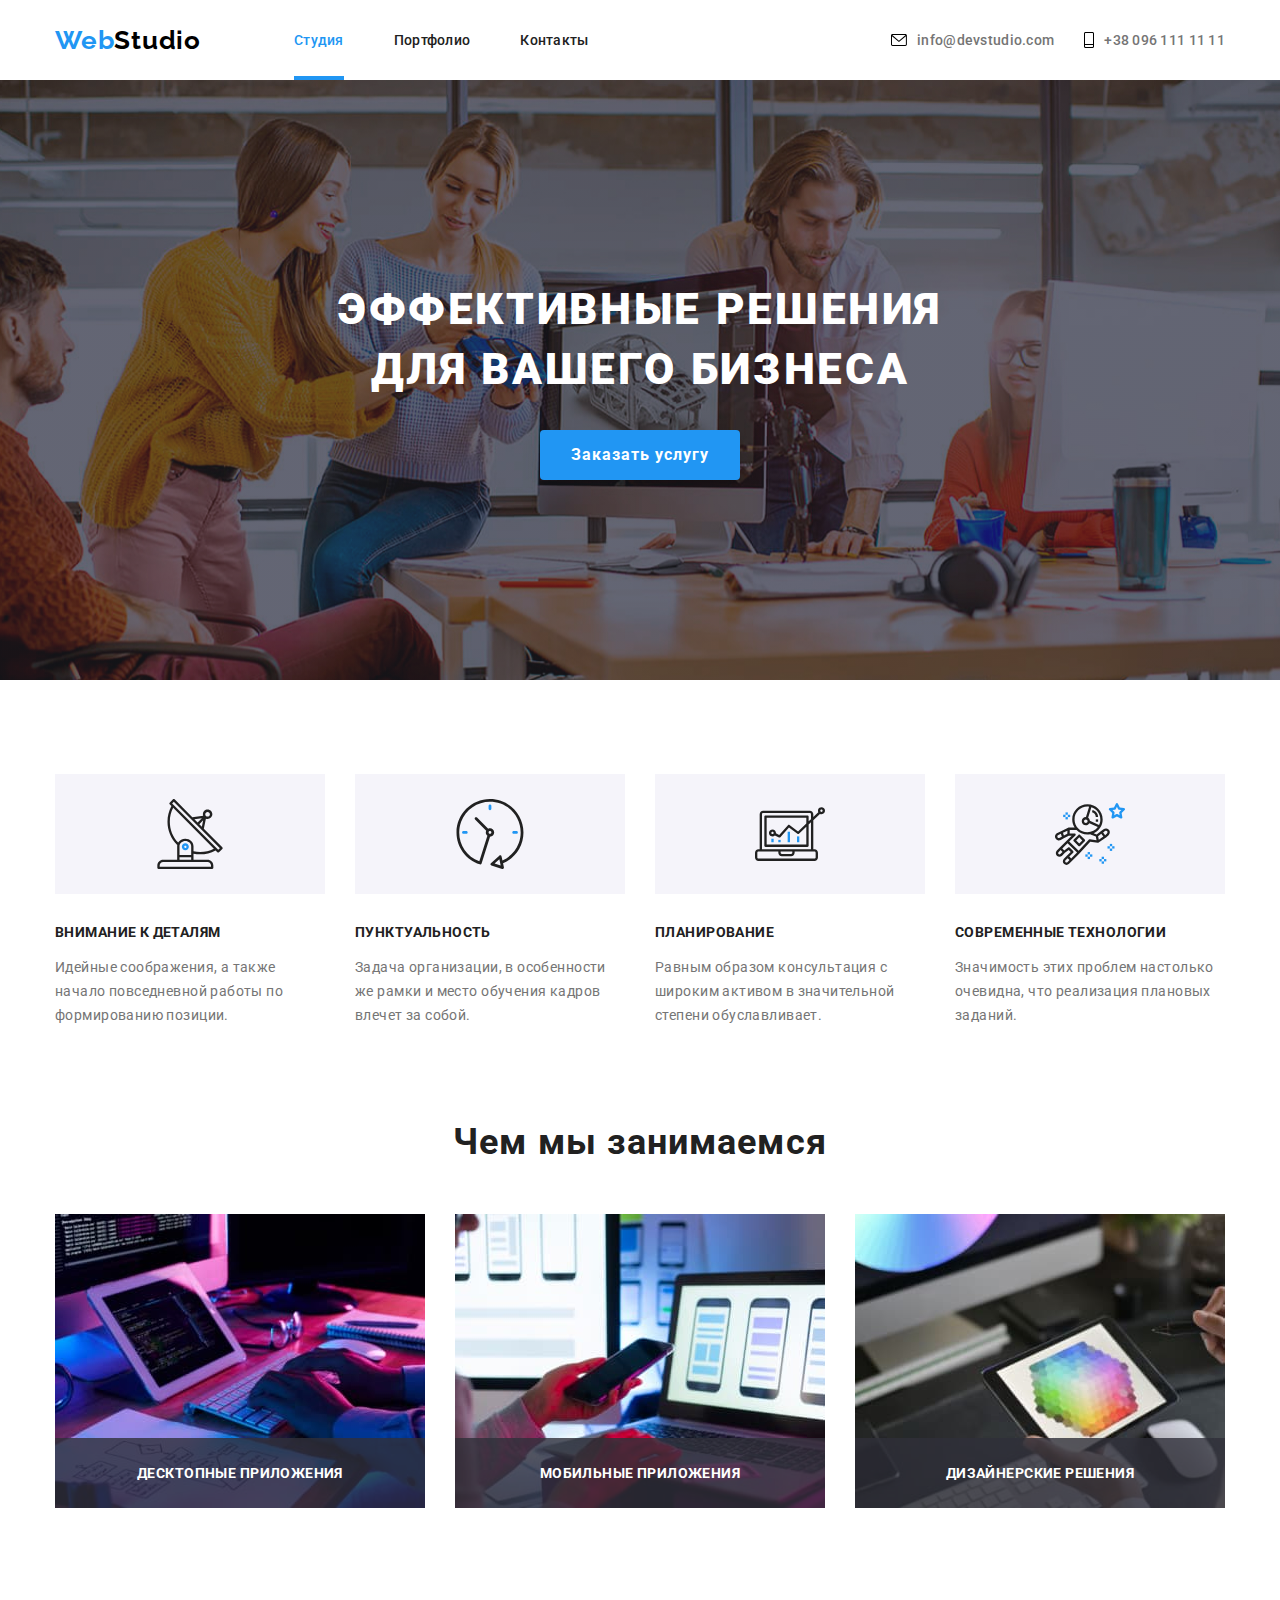
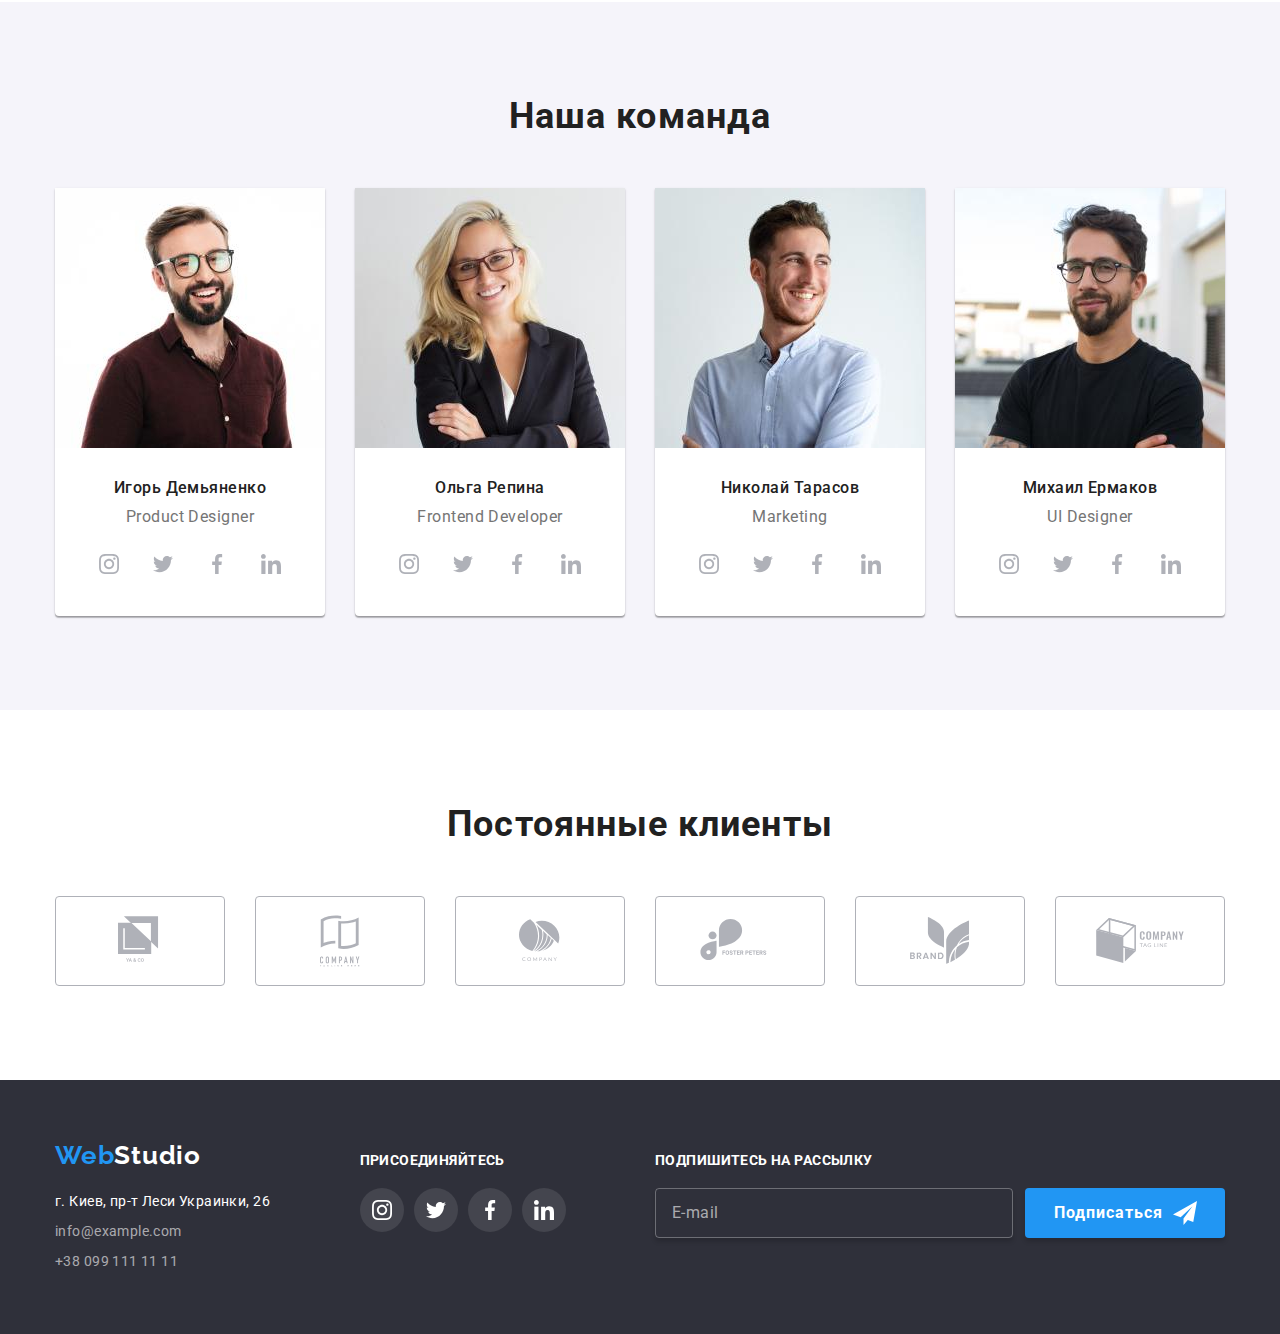
<file: index.html>
<!DOCTYPE html>
<html lang="ru">
<head>
   <meta charset="UTF-8">
   <meta name="viewport" content="width=device-width, initial-scale=1.0">
   <title>Студия - Главная страница</title>
   <!-- Подключение шрифтов -->
   <link rel="preconnect" href="https://fonts.gstatic.com">
   <link href="https://fonts.googleapis.com/css2?family=Raleway:wght@700&family=Roboto:wght@400;500;700;900&display=swap" rel="stylesheet">
   <!-- Нормализация стилей -->
   <link rel="stylesheet" href="https://cdnjs.cloudflare.com/ajax/libs/modern-normalize/1.0.0/modern-normalize.min.css">
   <!-- Подключение таблицы стилей -->
   <link rel="stylesheet" href="./css/main.min.css">
</head>
<body data-body> 
   <header class="header">
      <div class="container">
         
         <a class="logo link" href="/" lang="en"><span>Web</span>Studio</a>
         
         <div class="menu-container"  id="menu-container" data-menu>
            <nav class="site-navigation">
               <ul class="navigation-list list">
                  <li class="navigation-list-item"><a class="navigation-link link transition current" href="index.html">Студия</a>
                  </li>
                  <li class="navigation-list-item"><a class="navigation-link link transition" href="portfolio.html">Портфолио</a>
                  </li>
                  <li class="navigation-list-item"><a class="navigation-link link transition" href="#">Контакты</a></li>
               </ul>
            </nav>
            <address class="adress">
               <a class="contact-mail link transition" href="mailto:info@devstudio.com">
                  <svg class="contact-icons transition" width="16" height="12">
                     <use href="./images/svg/sprite.svg#email"></use>
                  </svg>info@devstudio.com</a>
               <a class="contact-phone link transition" href="tel:+380961111111">
                  <svg class="contact-icons transition" width="10" height="16">
                     <use href="./images/svg/sprite.svg#tel"></use>
                  </svg>+38 096 111 11 11</a>
            </address>
            <ul class="mobile-list list">
               <li class="mobile-list-item"><a class="link" href="https://www.instagram.com/">Instagram</a></li>
               <li class="mobile-list-item"><a class="link" href="https://twitter.com/">Twitter</a></li>
               <li class="mobile-list-item"><a class="link" href="https://www.facebook.com/">Facebook</a></li>
               <li class="mobile-list-item"><a class="link" href="https://www.linkedin.com/">Linkedin</a></li>
            </ul>
         </div>
            
         <button type="button" class="menu-button" aria-controls="menu-container" aria-expanded="false" data-menu-button>
            <svg class="menu-button-icon" width="40" height="40" aria-label="Переключатель мобильного меню">
               <use class="icon-menu" href="./images/svg/sprite.svg#icon-menu"></use>
               <use class="icon-cross" href="./images/svg/sprite.svg#icon-cross"></use>
            </svg>
         </button>
      </div>
   </header>
  <main>
     <!-- HERO -->
     <section class="hero">
        <h1 class="caption">Эффективные решения для вашего бизнеса</h1>
        <button class="modal-btn modal-btn--center" type="button" data-modal-open>Заказать услугу</button>
     </section>
      <!-- features -->
     <section class="features section">
        <div class="container">
         <ul class="features__list list">
            <li class="features__list-item">
               <div class="wrap-icon">
                  <svg class="features__icon">
                     <use href="./images/svg/sprite.svg#features1"></use>
                  </svg>
               </div>
               <h3 class="features__title">Внимание к деталям</h3>
               <p class="features__description">Идейные соображения, а также начало повседневной работы по формированию позиции.</p>
            </li>
            <li class="features__list-item">
               <div class="wrap-icon">
                  <svg class="features__icon">
                     <use href="./images/svg/sprite.svg#features2"></use>
                  </svg>
               </div>
               <h3 class="features__title">Пунктуальность</h3>
               <p class="features__description">Задача организации, в особенности же рамки и место обучения кадров влечет за собой.</p>
            </li>
            <li class="features__list-item">
               <div class="wrap-icon">
                  <svg class="features__icon">
                     <use href="./images/svg/sprite.svg#features3"></use>
                  </svg>
               </div>
               <h3 class="features__title">Планирование</h3>
               <p class="features__description">Равным образом консультация с широким активом в значительной степени обуславливает.</p>
            </li>
            <li class="features__list-item">
               <div class="wrap-icon">
                  <svg class="features__icon">
                     <use href="./images/svg/sprite.svg#features4"></use>
                  </svg>
               </div>
               <h3 class="features__title">Современные технологии</h3>
               <p class="features__description">Значимость этих проблем настолько очевидна, что реализация плановых заданий.</p>
            </li>
        </ul>
      </div>
     </section>
     <!-- work -->
     <section class="work">
        <div class="container">
         <h2 class="title">Чем мы занимаемся</h2>
         <ul class="work-list list">
            <li class="work-list-item">
               <div class="work-list-img-wrap">
                  <p class="work-list-text">Десктопные приложения</p>
                  <img srcset="
                                      ./images/work/img-1-740.jpg  2x,
                                      ./images/work/img-1-1110.jpg 3x
                                    " src="./images/work/img-1-370.jpg" width="370" 
                                    alt="Десктопные приложения" />
               </div>
            </li>
            <li class="work-list-item">
               <div class="work-list-img-wrap">
                  <p class="work-list-text">Мобильные приложения</p>
                  <img srcset="
                                                        ./images/work/img-2-740.jpg  2x,
                                                        ./images/work/img-2-1110.jpg 3x
                                                      " src="./images/work/img-2-370.jpg" width="370" alt="Мобильные приложения" />
               </div>
            </li>
            <li class="work-list-item">
               <div class="work-list-img-wrap">
                  <p class="work-list-text">Дизайнерские решения</p>
                  <img srcset="
                                                        ./images/work/img-3-740.jpg  2x,
                                                        ./images/work/img-3-1110.jpg 3x
                                                      " src="./images/work/img-3-370.jpg" width="370" alt="Дизайнерские решения" />
               </div>
            </li>
         </ul>
        </div>
     </section>
     <!-- team -->
     <section class="team section">
        <div class="container">
         <h2 class="title">Наша команда</h2>
         <ul class="team-list list">
            <li class="team-list-item">
               <article class="card">
                  <div class="card-wrap">
                     <picture class="team-image">
                        <!-- <source srcset="
                                                   ./images/team/mobile/img1-1х.webp  1x,
                                                   ./images/team/mobile/img1-2х.webp  2x
                                                " media="(min-width: 320px) and (max-width: 767px)" type="image/webp" /> -->
                        <source srcset="
                                                   ./images/team/mobile/img1.jpg  1x,
                                                   ./images/team/mobile/img1@2х.jpg  2x
                                                " media="(min-width: 320px) and (max-width: 767px)" />
                     
                        <!-- <source srcset="
                                                   ./images/team/tablet/img1-tablet-1х.webp  1x,
                                                   ./images/team/tablet/img1-tablet-2х.webp  2x
                                                " media="(min-width: 768px) and (max-width: 1199px)" type="image/webp" /> -->
                        <source srcset="
                                                   ./images/team/tablet/img1-tablet.jpg  1x,
                                                   ./images/team/tablet/img1-tablet@2х.jpg  2x
                                                " media="(min-width: 768px) and (max-width: 1199px)" />
                     
                        <!-- <source srcset="
                                                   ./images/team/desktop/img-desk-1х.webp  1x,
                                                   ./images/team/desktop/img1-desk-2х.webp  2x
                                                " media="(min-width: 1200px)" type="image/webp" /> -->
                        <source srcset="
                                                   ./images/team/desktop/img1-desk.jpg  1x,
                                                   ./images/team/desktop/img1-desk@2х.jpg  2x
                                                " media="(min-width: 1200px)" />
                     
                        <img src="./images/team/mobile/img1.jpg" alt="на фото Игорь Демьяненко" />
                     </picture>
                  <div class="card-content">
                     <h3 class="team-title">Игорь Демьяненко</h3>
                     <p class="team-description" lang="en">Product Designer</p>
                     <ul class="social-list list">
                        <li class="social-list-item">
                           <a href="https://www.instagram.com/" class="social-link transition">
                              <svg class="social-icon transition">
                                 <use href="./images/svg/sprite.svg#instagram"></use>
                              </svg>
                           </a>
                        </li>
                        <li class="social-list-item">
                           <a href="https://twitter.com/" class="social-link transition">
                              <svg class="social-icon transition">
                                 <use href="./images/svg/sprite.svg#twitter"></use>
                              </svg>
                           </a>
                        </li>
                        <li class="social-list-item">
                           <a href="https://www.facebook.com/" class="social-link transition">
                              <svg class="social-icon transition">
                                 <use href="./images/svg/sprite.svg#facebook"></use>
                              </svg>
                           </a>
                        </li>
                        <li class="social-list-item">
                           <a href="https://www.linkedin.com/" class="social-link transition">
                              <svg class="social-icon transition">
                                 <use href="./images/svg/sprite.svg#linkedin"></use>
                              </svg>
                           </a>
                        </li>
                     </ul>
                  </div>
               </article>
            </li>
            <li class="team-list-item">
               <article class="card">
                  <div class="card-wrap">
                     <picture class="team-image">
                        <!-- <source srcset="
                                                   ./images/team/mobile/img2-1х.webp  1x,
                                                   ./images/team/mobile/img2-2х.webp  2x
                                                " media="(min-width: 320px) and (max-width: 767px)" type="image/webp" /> -->
                        <source srcset="
                                                   ./images/team/mobile/img2.jpg  1x,
                                                   ./images/team/mobile/img2@2х.jpg  2x
                                                " media="(min-width: 320px) and (max-width: 767px)" />
                     
                        <!-- <source srcset="
                                                   ./images/team/tablet/img2-tablet-1х.webp  1x,
                                                   ./images/team/tablet/img2-tablet-2х.webp  2x
                                                " media="(min-width: 768px) and (max-width: 1199px)" type="image/webp" /> -->
                        <source srcset="
                                                   ./images/team/tablet/img2-tablet.jpg  1x,
                                                   ./images/team/tablet/img2-tablet@2х.jpg  2x
                                                " media="(min-width: 768px) and (max-width: 1199px)" />
                     
                        <!-- <source srcset="
                                                   ./images/team/desktop/img2-desk-1х.webp  1x,
                                                   ./images/team/desktop/img2-desk-2х.webp  2x
                                                " media="(min-width: 1200px)" type="image/webp" /> -->
                        <source srcset="
                                                   ./images/team/desktop/img2-desk.jpg  1x,
                                                   ./images/team/desktop/img2-desk@2х.jpg  2x
                                                " media="(min-width: 1200px)" />
                     
                        <img src="./images/team/mobile/img2.jpg" alt="на фото Ольга Репина" />
                     </picture>
                  </div>
                  <div class="card-content">
                     <h3 class="team-title">Ольга Репина</h3>
                     <p class="team-description" lang="en">Frontend Developer</p>
                     <ul class="social-list list">
                        <li class="social-list-item">
                           <a href="https://www.instagram.com/" class="social-link transition">
                              <svg class="social-icon transition">
                                 <use href="./images/svg/sprite.svg#instagram"></use>
                              </svg>
                           </a>
                        </li>
                        <li class="social-list-item">
                           <a href="https://twitter.com/" class="social-link transition">
                              <svg class="social-icon transition">
                                 <use href="./images/svg/sprite.svg#twitter"></use>
                              </svg>
                           </a>
                        </li>
                        <li class="social-list-item">
                           <a href="https://www.facebook.com/" class="social-link transition">
                              <svg class="social-icon transition">
                                 <use href="./images/svg/sprite.svg#facebook"></use>
                              </svg>
                           </a>
                        </li>
                        <li class="social-list-item">
                           <a href="https://www.linkedin.com/" class="social-link transition">
                              <svg class="social-icon transition">
                                 <use href="./images/svg/sprite.svg#linkedin"></use>
                              </svg>
                           </a>
                        </li>
                     </ul>
                  </div>
               </article>
            </li>
            <li class="team-list-item">
               <article class="card">
                  <div class="card-wrap">
                     <picture class="team-image">
                        <!-- <source srcset="
                                                   ./images/team/mobile/img3-1х.webp  1x,
                                                   ./images/team/mobile/img3-2х.webp  2x
                                                " media="(min-width: 320px) and (max-width: 767px)" type="image/webp" /> -->
                        <source srcset="
                                                   ./images/team/mobile/img3.jpg  1x,
                                                   ./images/team/mobile/img3@2х.jpg  2x
                                                " media="(min-width: 320px) and (max-width: 767px)" />
                     
                        <!-- <source srcset="
                                                   ./images/team/tablet/img3-tablet-1х.webp  1x,
                                                   ./images/team/tablet/img3-tablet-2х.webp  2x
                                                " media="(min-width: 768px) and (max-width: 1199px)" type="image/webp" /> -->
                        <source srcset="
                                                   ./images/team/tablet/img3-tablet.jpg  1x,
                                                   ./images/team/tablet/img3-tablet@2х.jpg  2x
                                                " media="(min-width: 768px) and (max-width: 1199px)" />
                     
                        <!-- <source srcset="
                                                   ./images/team/desktop/img3-desk-1х.webp  1x,
                                                   ./images/team/desktop/img3-desk-2х.webp  2x
                                                " media="(min-width: 1200px)" type="image/webp" /> -->
                        <source srcset="
                                                   ./images/team/desktop/img3-desk.jpg  1x,
                                                   ./images/team/desktop/img3-desk@2х.jpg  2x
                                                " media="(min-width: 1200px)" />
                     
                        <img src="./images/team/mobile/img3.jpg" alt="на фото Николай Тарасов" />
                     </picture>
                  </div>
                  <div class="card-content">
                     <h3 class="team-title">Николай Тарасов</h3>
                     <p class="team-description" lang="en">Marketing</p>
                     <ul class="social-list list">
                        <li class="social-list-item">
                           <a href="https://www.instagram.com/" class="social-link transition">
                              <svg class="social-icon transition">
                                 <use href="./images/svg/sprite.svg#instagram"></use>
                              </svg>
                           </a>
                        </li>
                        <li class="social-list-item">
                           <a href="https://twitter.com/" class="social-link transition">
                              <svg class="social-icon transition">
                                 <use href="./images/svg/sprite.svg#twitter"></use>
                              </svg>
                           </a>
                        </li>
                        <li class="social-list-item">
                           <a href="https://www.facebook.com/" class="social-link transition">
                              <svg class="social-icon transition">
                                 <use href="./images/svg/sprite.svg#facebook"></use>
                              </svg>
                           </a>
                        </li>
                        <li class="social-list-item">
                           <a href="https://www.linkedin.com/" class="social-link transition">
                              <svg class="social-icon transition">
                                 <use href="./images/svg/sprite.svg#linkedin"></use>
                              </svg>
                           </a>
                        </li>
                     </ul>
                  </div>
               </article>
            </li>
            <li class="team-list-item">
               <article class="card">
                  <div class="card-wrap">
                     <picture class="team-image">
                        <!-- <source srcset="
                                                   ./images/team/mobile/img4-1х.webp  1x,
                                                   ./images/team/mobile/img4-2х.webp  2x
                                                " media="(min-width: 320px) and (max-width: 767px)" type="image/webp" /> -->
                        <source srcset="
                                                   ./images/team/mobile/img4.jpg  1x,
                                                   ./images/team/mobile/img4@2х.jpg  2x
                                                " media="(min-width: 320px) and (max-width: 767px)" />
                     
                        <!-- <source srcset="
                                                   ./images/team/tablet/img4-tablet-1х.webp  1x,
                                                   ./images/team/tablet/img4-tablet-2х.webp  2x
                                                " media="(min-width: 768px) and (max-width: 1199px)" type="image/webp" /> -->
                        <source srcset="
                                                   ./images/team/tablet/img4-tablet.jpg  1x,
                                                   ./images/team/tablet/img4-tablet@2х.jpg  2x
                                                " media="(min-width: 768px) and (max-width: 1199px)" />
                     
                        <!-- <source srcset="
                                                   ./images/team/desktop/img4-desk-1х.webp  1x,
                                                   ./images/team/desktop/img4-desk-2х.webp  2x
                                                " media="(min-width: 1200px)" type="image/webp" /> -->
                        <source srcset="
                                                   ./images/team/desktop/img4-desk.jpg  1x,
                                                   ./images/team/desktop/img4-desk@2х.jpg  2x
                                                " media="(min-width: 1200px)" />
                     
                        <img src="./images/team/mobile/img4.jpg" alt="на фото Михаил Ермаков" />
                     </picture>
                  </div>
                  <div class="card-content">
                     <h3 class="team-title">Михаил Ермаков</h3>
                     <p class="team-description" lang="en">UI Designer</p>
                     <ul class="social-list list">
                        <li class="social-list-item">
                           <a href="https://www.instagram.com/" class="social-link transition">
                              <svg class="social-icon transition">
                                 <use href="./images/svg/sprite.svg#instagram"></use>
                              </svg>
                           </a>
                        </li>
                        <li class="social-list-item">
                           <a href="https://twitter.com/" class="social-link transition">
                              <svg class="social-icon transition">
                                 <use href="./images/svg/sprite.svg#twitter"></use>
                              </svg>
                           </a>
                        </li>
                        <li class="social-list-item">
                           <a href="https://www.facebook.com/" class="social-link transition">
                              <svg class="social-icon transition">
                                 <use href="./images/svg/sprite.svg#facebook"></use>
                              </svg>
                           </a>
                        </li>
                        <li class="social-list-item">
                           <a href="https://www.linkedin.com/" class="social-link transition">
                              <svg class="social-icon transition">
                                 <use href="./images/svg/sprite.svg#linkedin"></use>
                              </svg>
                           </a>
                        </li>
                     </ul>
                  </div>
               </article>
            </li>
         </ul>
        </div>
     </section>
     <!-- -------------------------------- clients ---------------------------------- -->
     <section class="clients section">
        <div class="container">
           <h2 class="title">Постоянные клиенты</h2>
           <ul class="clients-list list">
              <li class="clients-list-item">
                 <a href="" class="clients-link link transition"><svg class="clients-icons transition" width="44.27" height="49.23">
                 <use href="./images/svg/sprite.svg#logo1"></use>
                 </svg></a>
              </li>
              <li class="clients-list-item">
                 <a href="" class="clients-link link transition"><svg class="clients-icons transition" width="40" height="52">
                 <use href="./images/svg/sprite.svg#logo2"></use>
                 </svg></a>
              </li>
              <li class="clients-list-item">
                 <a href="" class="clients-link link transition"><svg class="clients-icons transition" width="41" height="42.6">
                 <use href="./images/svg/sprite.svg#logo3"></use>
                 </svg></a>
              </li>
              <li class="clients-list-item">
                 <a href="" class="clients-link link transition"><svg class="clients-icons transition" width="79.66" height="42.02">
                 <use href="./images/svg/sprite.svg#logo4"></use>
                 </svg></a>
              </li>
              <li class="clients-list-item">
                 <a href="" class="clients-link link transition"><svg class="clients-icons transition" width="59" height="47">
                 <use href="./images/svg/sprite.svg#logo5"></use>
                 </svg></a>
              </li>
              <li class="clients-list-item">
                 <a href="" class="clients-link link transition"><svg class="clients-icons transition" width="88.48" height="45.44">
                 <use href="./images/svg/sprite.svg#logo6"></use>
                 </svg></a>
              </li>
           </ul>
        </div>
     </section>
  </main>

   <footer class="footer">
      <div class="container">
         <div class="footer-wrapper">
            <div class="footer-left">
               <a class="logo link" href="/" lang="en"><span>Web</span>Studio</a>
               <adress class="adress">
                  <ul class="adress-list list">
                     <li class="adress-list-item">
                        <a class="post-adress link transition" href="https://goo.gl/maps/8TVuitx8VLd2Mp3k9" target="_blank">г. Киев, пр-т Леси Украинки, 26</a>
                      </li>
                     <li class="adress-list-item">
                        <a class="footer-mail link transition" href="mailto:info@example.com">info@example.com</a>
                     </li>
                     <li class="adress-list-item">
                        <a class="footer-phone link transition" href="tel:+380991111111">+38 099 111 11 11</a>
                     </li>
                  </ul>
               </adress>
            </div>
            <div class="followus">
               <h3 class="footer-title">Присоединяйтесь</h3>
               <ul class="social-list list">
                  <li class="social-list-item">
                     <a href="https://www.instagram.com/" class="social-link transition">
                        <svg class="social-icon transition">
                           <use href="./images/svg/sprite.svg#instagram"></use>
                        </svg>
                     </a>
                  </li>
                  <li class="social-list-item">
                     <a href="https://twitter.com/" class="social-link transition">
                        <svg class="social-icon transition">
                           <use href="./images/svg/sprite.svg#twitter"></use>
                        </svg>
                     </a>
                  </li>
                  <li class="social-list-item">
                     <a href="https://www.facebook.com/" class="social-link transition">
                        <svg class="social-icon transition">
                           <use href="./images/svg/sprite.svg#facebook"></use>
                        </svg>
                     </a>
                  </li>
                  <li class="social-list-item">
                     <a href="https://www.linkedin.com/" class="social-link transition">
                        <svg class="social-icon transition">
                           <use href="./images/svg/sprite.svg#linkedin"></use>
                        </svg>
                     </a>
                  </li>
               </ul>
            </div>
            <form action="#" class="footer-form">
               <p class="footer-title">Подпишитесь на рассылку</p>
               <input type="email" class="footer-form-input" name="user-mail" placeholder="E-mail">
               <button type="submit" class="modal-btn modal-btn--subscription">Подписаться</button>
            </form>
         </div>
      </div>
   </footer>

   <!-- ---------------------------------- modal window -------------------------------- -->
    <div class="backdrop is-hidden" data-modal>
      <div class="modal">
         <button class="close-btn" type="button" data-modal-close>
            <svg class="icon-close">
               <use href="./images/svg/sprite.svg#close"></use>
            </svg>
         </button>
         <!-- -------------- FORM ------------------ -->
         <form action="#" class="modal-form">
            <p class="form-text">Оставьте свои данные, мы вам перезвоним</p>   
            <label class="form-field">
               Имя
               <span class="form-input-wrapper">
                  <input type="text" class="form-input" name="user-name">
                  <svg class="form-icon">
                     <use href="./images/svg/sprite.svg#form-name"></use>
                  </svg>
               </span>
            </label>
            <label class="form-field">
               Телефон
               <span class="form-input-wrapper">
                  <input type="tel" class="form-input" name="user-phone">
                  <svg class="form-icon">
                     <use href="./images/svg/sprite.svg#form-tel"></use>
                  </svg>
               </span>
            </label>
            <label class="form-field">
               Почта
               <span class="form-input-wrapper">
                  <input type="email" class="form-input" name="user-mail">
                  <svg class="form-icon">
                     <use href="./images/svg/sprite.svg#form-email"></use>
                  </svg>
               </span>
            </label>
            <label class="form-field">
               Комментарий
               <textarea class="form-user-message" name="user-message" placeholder="Введите текст"></textarea>
            </label>
            <input id="user-policy" type="checkbox" name="user-policy" value="accept-policy" class="form-policy visually-hidden">
            <label for="user-policy" class="form-policy-text">Соглашаюсь с рассылкой и принимаю <a href="#">Условия договора</a></label>
            <button type="submit" class="modal-btn modal-btn--center">Отправить</button>
         </form>
         <!-- ---------- END FORM ---------- -->
      </div>
   </div>
   <!-- ---------------------------------- end modal window -------------------------------- -->


   <script src="./js/menu.js"></script>
   <script src="./js/modal.js"></script>
</body>
</html>
</file>
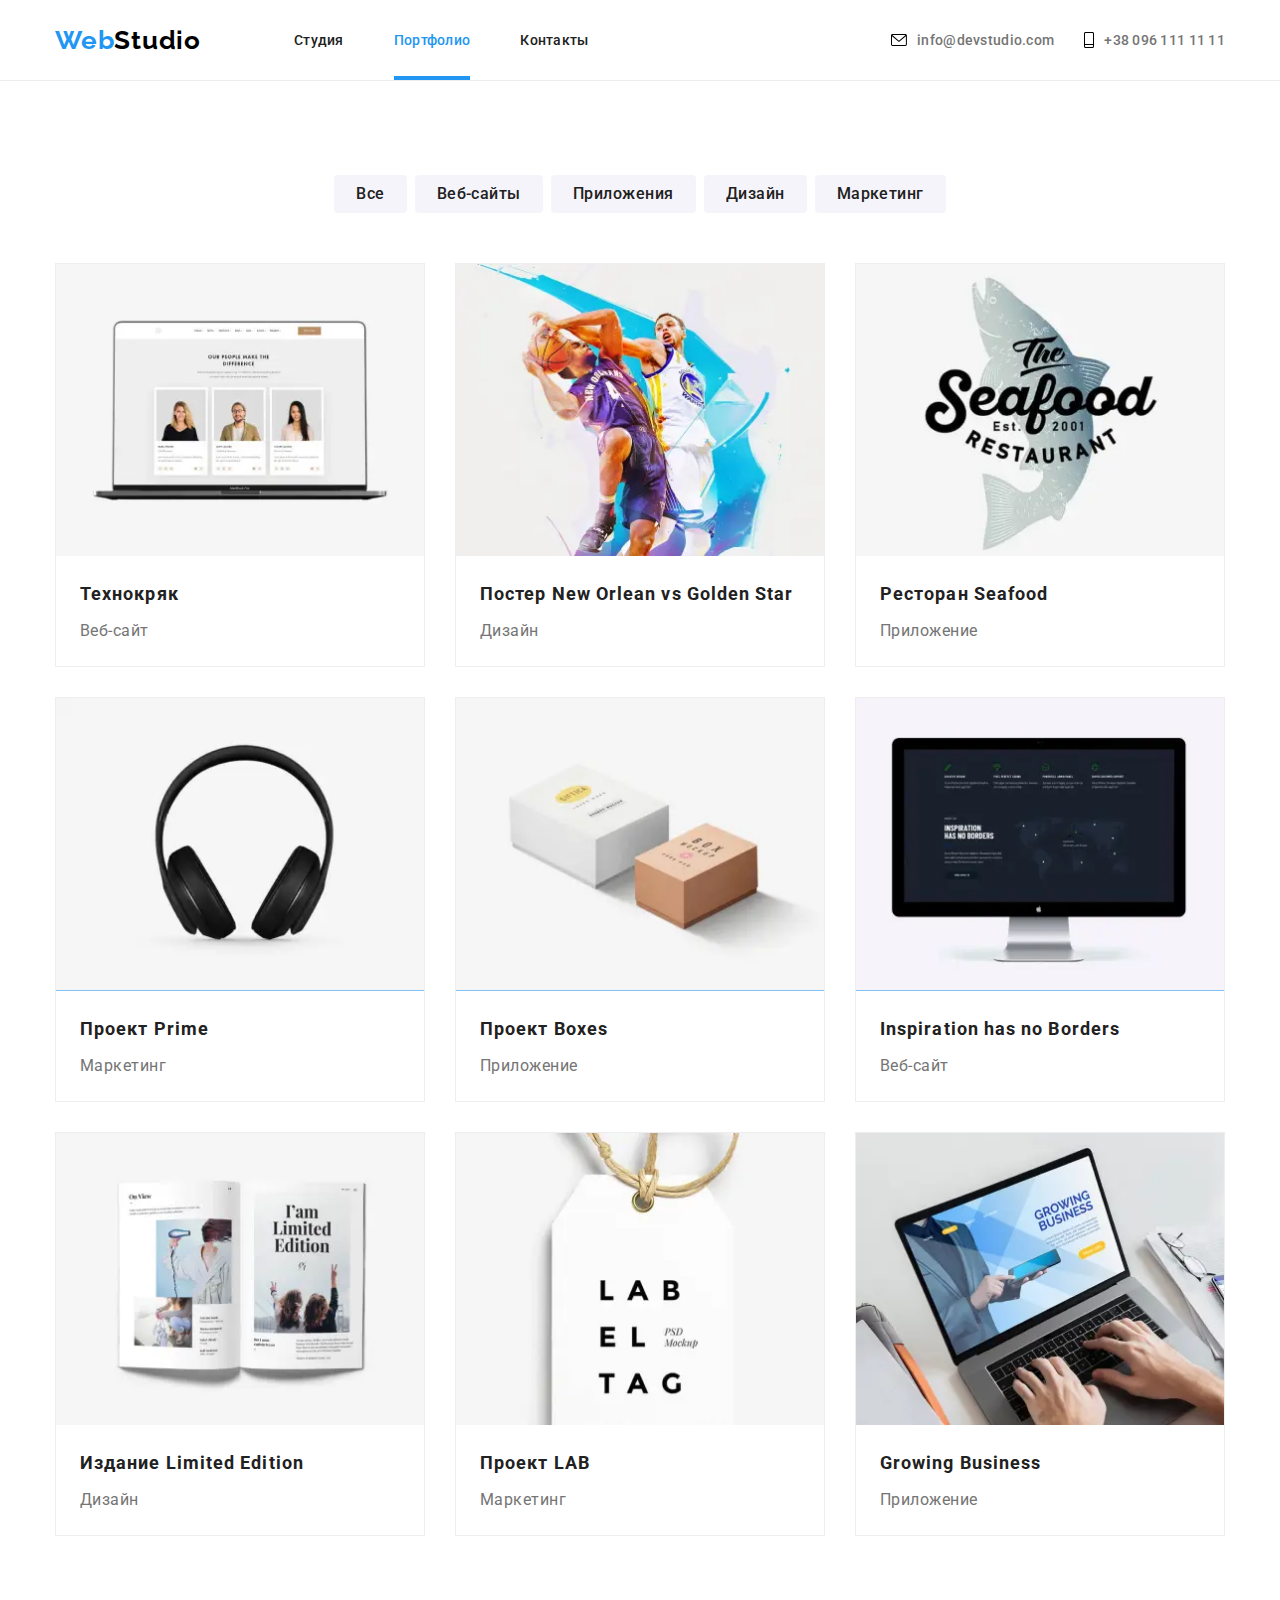
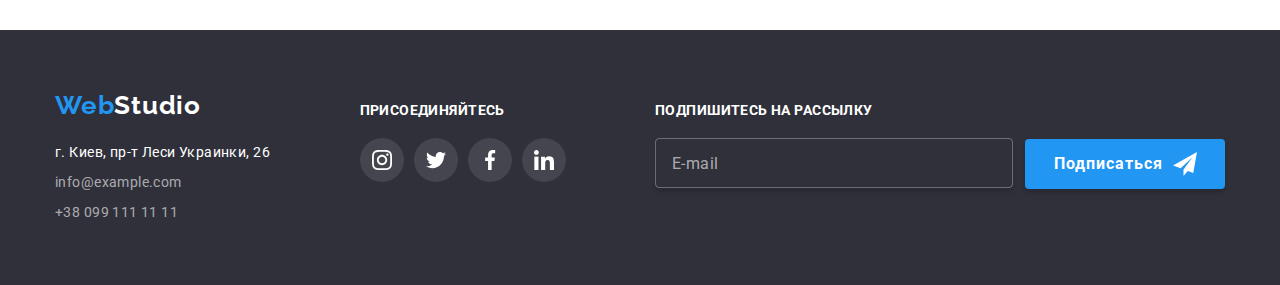
<file: portfolio.html>
<!DOCTYPE html>
<html lang="ru">

<head>
   <meta charset="UTF-8">
   <meta name="viewport" content="width=device-width, initial-scale=1.0">
   <title>Портфолио</title>
   <!-- Подключение шрифтов -->
   <link rel="preconnect" href="https://fonts.gstatic.com">
   <link href="https://fonts.googleapis.com/css2?family=Raleway:wght@700&family=Roboto:wght@400;500;700;900&display=swap" rel="stylesheet">
   <!-- Нормализация стилей -->
   <link rel="stylesheet" href="https://cdnjs.cloudflare.com/ajax/libs/modern-normalize/1.0.0/modern-normalize.min.css">
   <!-- Подключение таблицы стилей -->
   <link rel="stylesheet" href="css/portfolio.min.css">
</head>

<body>
   <header class="header">
      <div class="container">
   
         <a class="logo link" href="/" lang="en"><span>Web</span>Studio</a>
   
         <div class="menu-container" id="menu-container" data-menu>
            <nav class="site-navigation">
               <ul class="navigation-list list">
                  <li class="navigation-list-item"><a class="navigation-link link transition"
                        href="index.html">Студия</a>
                  </li>
                  <li class="navigation-list-item"><a class="navigation-link link transition current"
                        href="portfolio.html">Портфолио</a>
                  </li>
                  <li class="navigation-list-item"><a class="navigation-link link transition" href="#">Контакты</a></li>
               </ul>
            </nav>
            <address class="adress">
               <a class="contact-mail link transition" href="mailto:info@devstudio.com">
                  <svg class="contact-icons transition" width="16" height="12">
                     <use href="./images/svg/sprite.svg#email"></use>
                  </svg>info@devstudio.com</a>
               <a class="contact-phone link transition" href="tel:+380961111111">
                  <svg class="contact-icons transition" width="10" height="16">
                     <use href="./images/svg/sprite.svg#tel"></use>
                  </svg>+38 096 111 11 11</a>
            </address>
            <ul class="mobile-list list">
               <li class="mobile-list-item"><a class="link" href="https://www.instagram.com/">Instagram</a></li>
               <li class="mobile-list-item"><a class="link" href="https://twitter.com/">Twitter</a></li>
               <li class="mobile-list-item"><a class="link" href="https://www.facebook.com/">Facebook</a></li>
               <li class="mobile-list-item"><a class="link" href="https://www.linkedin.com/">Linkedin</a></li>
            </ul>
         </div>
   
         <button type="button" class="menu-button" aria-controls="menu-container" aria-expanded="false" data-menu-button>
            <svg class="menu-button-icon" width="40" height="40" aria-label="Переключатель мобильного меню">
               <use class="icon-menu" href="./images/svg/sprite.svg#icon-menu"></use>
               <use class="icon-cross" href="./images/svg/sprite.svg#icon-cross"></use>
            </svg>
         </button>
      </div>
   </header>

   <main>
      <!-- portfolio -->
      <section class="portfolio section">
         <div class="container">
            <!-- portfolio navigation -->
            <div class="portfolio-nav">
               <ul class="portfolio-nav-list list">
                  <li class="portfolio-nav-list-item"><a class="portfolio-nav-link link transition" href="#">Все</a></li>
                  <li class="portfolio-nav-list-item"><a class="portfolio-nav-link link transition" href="#">Веб-сайты</a></li>
                  <li class="portfolio-nav-list-item"><a class="portfolio-nav-link link transition" href="#">Приложения</a></li>
                  <li class="portfolio-nav-list-item"><a class="portfolio-nav-link link transition" href="#">Дизайн</a></li>
                  <li class="portfolio-nav-list-item"><a class="portfolio-nav-link link transition" href="#">Маркетинг</a></li>
               </ul>
            </div>
            <!-- portfolio viewport -->
            <ul class="projects-list list">
               <li class="projects-list-item transition">
                  <a href="#" class="project-link link">
                     <div class="project-preview-wrap">
                        <p class="overlay transition">Технокряк это современная площадка распространения коронавируса. Компании используют эту платформу для цифрового шпионажа и атак на защищённые сервера конкурентов.</p>
                        <picture class="project-preview">
                        <source
                           srcset="
                              ./images/portfolio/mobile/img-1-mobile-450.webp  1x,
                              ./images/portfolio/mobile/img-1-mobile-900.webp  2x,
                              ./images/portfolio/mobile/img-1-mobile-1350.webp 3x
                           "
                           media="(min-width: 320px) and (max-width: 767px)"
                           type="image/webp"
                        />
                        <source
                           srcset="
                              ./images/portfolio/mobile/img-1-mobile-450.jpg  1x,
                              ./images/portfolio/mobile/img-1-mobile-900.jpg  2x,
                              ./images/portfolio/mobile/img-1-mobile-1350.jpg 3x
                           "
                           media="(min-width: 320px) and (max-width: 767px)"
                        />

                        <source
                           srcset="
                              ./images/portfolio/tablet/img-1-tablet-354.webp  1x,
                              ./images/portfolio/tablet/img-1-tablet-708.webp  2x,
                              ./images/portfolio/tablet/img-1-tablet-1062.webp 3x
                           "
                           media="(min-width: 768px) and (max-width: 1199px)"
                           type="image/webp"
                        />
                        <source
                           srcset="
                              ./images/portfolio/tablet/img-1-tablet-354.jpg  1x,
                              ./images/portfolio/tablet/img-1-tablet-708.jpg  2x,
                              ./images/portfolio/tablet/img-1-tablet-1062.jpg 3x
                           "
                           media="(min-width: 768px) and (max-width: 1199px)"
                        />

                        <source
                           srcset="
                              ./images/portfolio/desktop/img-1-desktop-370.webp  1x,
                              ./images/portfolio/desktop/img-1-desktop-740.webp  2x,
                              ./images/portfolio/desktop/img-1-desktop-1110.webp 3x
                           "
                           media="(min-width: 1200px)"
                           type="image/webp"
                        />
                        <source
                           srcset="
                              ./images/portfolio/desktop/img-1-desktop-370.jpg  1x,
                              ./images/portfolio/desktop/img-1-desktop-740.jpg  2x,
                              ./images/portfolio/desktop/img-1-desktop-1110.jpg 3x
                           "
                           media="(min-width: 1200px)"
                        />

                        <img
                           src="./images/portfolio/mobile/img-1-mobile-450.jpg"
                           alt="Технокряк"
                        />
                        </picture>                     
                     </div>
                     
                     <div class="projects-content">
                        <h2 class="project-title">Технокряк</h2>
                        <p class="project-category">Веб-сайт</p>
                     </div>
                  </a>
               </li>
               <li class="projects-list-item transition">
                  <a href="#" class="project-link link">
                     <div class="project-preview-wrap">
                        <p class="overlay transition">Технокряк это современная площадка распространения коронавируса. Компании используют эту платформу для цифрового шпионажа и атак на защищённые сервера конкурентов.</p>
                        <picture class="project-preview">
                           <source srcset="
                                                      ./images/portfolio/mobile/img-2-mobile-450.webp  1x,
                                                      ./images/portfolio/mobile/img-2-mobile-900.webp  2x,
                                                      ./images/portfolio/mobile/img-2-mobile-1350.webp 3x
                                                   " media="(min-width: 320px) and (max-width: 767px)" type="image/webp" />
                           <source srcset="
                                                      ./images/portfolio/mobile/img-2-mobile-450.jpg  1x,
                                                      ./images/portfolio/mobile/img-2-mobile-900.jpg  2x,
                                                      ./images/portfolio/mobile/img-2-mobile-1350.jpg 3x
                                                   " media="(min-width: 320px) and (max-width: 767px)" />
                        
                           <source srcset="
                                                      ./images/portfolio/tablet/img-2-tablet-354.webp  1x,
                                                      ./images/portfolio/tablet/img-2-tablet-708.webp  2x,
                                                      ./images/portfolio/tablet/img-2-tablet-1062.webp 3x
                                                   " media="(min-width: 768px) and (max-width: 1199px)" type="image/webp" />
                           <source srcset="
                                                      ./images/portfolio/tablet/img-2-tablet-354.jpg  1x,
                                                      ./images/portfolio/tablet/img-2-tablet-708.jpg  2x,
                                                      ./images/portfolio/tablet/img-2-tablet-1062.jpg 3x
                                                   " media="(min-width: 768px) and (max-width: 1199px)" />
                        
                           <source srcset="
                                                      ./images/portfolio/desktop/img-2-desktop-370.webp  1x,
                                                      ./images/portfolio/desktop/img-2-desktop-740.webp  2x,
                                                      ./images/portfolio/desktop/img-2-desktop-1110.webp 3x
                                                   " media="(min-width: 1200px)" type="image/webp" />
                           <source srcset="
                                                      ./images/portfolio/desktop/img-2-desktop-370.jpg  1x,
                                                      ./images/portfolio/desktop/img-2-desktop-740.jpg  2x,
                                                      ./images/portfolio/desktop/img-2-desktop-1110.jpg 3x
                                                   " media="(min-width: 1200px)" />
                        
                           <img src="./images/portfolio/mobile/img-2-mobile-450.jpg" alt="Постер New Orlean vs Golden Star" />
                        </picture>
                     </div>
                     
                     <div class="projects-content">
                        <h2 class="project-title">Постер New Orlean vs Golden Star</h2>
                        <p class="project-category">Дизайн</p>
                     </div>
                  </a>
               </li>
               <li class="projects-list-item transition">
                  <a href="#" class="project-link link">
                     <div class="project-preview-wrap">
                        <p class="overlay transition">Технокряк это современная площадка распространения коронавируса. Компании используют эту платформу для цифрового шпионажа и атак на защищённые сервера конкурентов.</p>
                        <picture class="project-preview">
                           <source srcset="
                                                      ./images/portfolio/mobile/img-3-mobile-450.webp  1x,
                                                      ./images/portfolio/mobile/img-3-mobile-900.webp  2x,
                                                      ./images/portfolio/mobile/img-3-mobile-1350.webp 3x
                                                   " media="(min-width: 320px) and (max-width: 767px)" type="image/webp" />
                           <source srcset="
                                                      ./images/portfolio/mobile/img-3-mobile-450.jpg  1x,
                                                      ./images/portfolio/mobile/img-3-mobile-900.jpg  2x,
                                                      ./images/portfolio/mobile/img-3-mobile-1350.jpg 3x
                                                   " media="(min-width: 320px) and (max-width: 767px)" />
                        
                           <source srcset="
                                                      ./images/portfolio/tablet/img-3-tablet-354.webp  1x,
                                                      ./images/portfolio/tablet/img-3-tablet-708.webp  2x,
                                                      ./images/portfolio/tablet/img-3-tablet-1062.webp 3x
                                                   " media="(min-width: 768px) and (max-width: 1199px)" type="image/webp" />
                           <source srcset="
                                                      ./images/portfolio/tablet/img-3-tablet-354.jpg  1x,
                                                      ./images/portfolio/tablet/img-3-tablet-708.jpg  2x,
                                                      ./images/portfolio/tablet/img-3-tablet-1062.jpg 3x
                                                   " media="(min-width: 768px) and (max-width: 1199px)" />
                        
                           <source srcset="
                                                      ./images/portfolio/desktop/img-3-desktop-370.webp  1x,
                                                      ./images/portfolio/desktop/img-3-desktop-740.webp  2x,
                                                      ./images/portfolio/desktop/img-3-desktop-1110.webp 3x
                                                   " media="(min-width: 1200px)" type="image/webp" />
                           <source srcset="
                                                      ./images/portfolio/desktop/img-3-desktop-370.jpg  1x,
                                                      ./images/portfolio/desktop/img-3-desktop-740.jpg  2x,
                                                      ./images/portfolio/desktop/img-3-desktop-1110.jpg 3x
                                                   " media="(min-width: 1200px)" />
                        
                           <img src="./images/portfolio/mobile/img-3-mobile-450.jpg" alt="Ресторан Seafood" />
                        </picture>
                     </div>
                     
                     <div class="projects-content">
                        <h2 class="project-title">Ресторан Seafood</h2>
                        <p class="project-category">Приложение</p>
                     </div>
                  </a>
               </li>
               <li class="projects-list-item transition">
                  <a href="#" class="project-link link">
                     <div class="project-preview-wrap">
                        <p class="overlay transition">Технокряк это современная площадка распространения коронавируса. Компании используют эту платформу для цифрового шпионажа и атак на защищённые сервера конкурентов.</p>
                        <picture class="project-preview">
                           <source srcset="
                                                      ./images/portfolio/mobile/img-4-mobile-450.webp  1x,
                                                      ./images/portfolio/mobile/img-4-mobile-900.webp  2x,
                                                      ./images/portfolio/mobile/img-4-mobile-1350.webp 3x
                                                   " media="(min-width: 320px) and (max-width: 767px)" type="image/webp" />
                           <source srcset="
                                                      ./images/portfolio/mobile/img-4-mobile-450.jpg  1x,
                                                      ./images/portfolio/mobile/img-4-mobile-900.jpg  2x,
                                                      ./images/portfolio/mobile/img-4-mobile-1350.jpg 3x
                                                   " media="(min-width: 320px) and (max-width: 767px)" />
                        
                           <source srcset="
                                                      ./images/portfolio/tablet/img-4-tablet-354.webp  1x,
                                                      ./images/portfolio/tablet/img-4-tablet-708.webp  2x,
                                                      ./images/portfolio/tablet/img-4-tablet-1062.webp 3x
                                                   " media="(min-width: 768px) and (max-width: 1199px)" type="image/webp" />
                           <source srcset="
                                                      ./images/portfolio/tablet/img-4-tablet-354.jpg  1x,
                                                      ./images/portfolio/tablet/img-4-tablet-708.jpg  2x,
                                                      ./images/portfolio/tablet/img-4-tablet-1062.jpg 3x
                                                   " media="(min-width: 768px) and (max-width: 1199px)" />
                        
                           <source srcset="
                                                      ./images/portfolio/desktop/img-4-desktop-370.webp  1x,
                                                      ./images/portfolio/desktop/img-4-desktop-740.webp  2x,
                                                      ./images/portfolio/desktop/img-4-desktop-1110.webp 3x
                                                   " media="(min-width: 1200px)" type="image/webp" />
                           <source srcset="
                                                      ./images/portfolio/desktop/img-4-desktop-370.jpg  1x,
                                                      ./images/portfolio/desktop/img-4-desktop-740.jpg  2x,
                                                      ./images/portfolio/desktop/img-4-desktop-1110.jpg 3x
                                                   " media="(min-width: 1200px)" />
                        
                           <img src="./images/portfolio/mobile/img-4-mobile-450.jpg" alt="Проект Prime" />
                        </picture>
                     </div>
                     
                        <div class="projects-content">
                           <h2 class="project-title">Проект Prime</h2>
                           <p class="project-category">Маркетинг</p>
                     </div>
                  </a>
               </li>
               <li class="projects-list-item transition">
                  <a href="#" class="project-link link">
                     <div class="project-preview-wrap">
                        <p class="overlay transition">Технокряк это современная площадка распространения коронавируса. Компании используют эту платформу для цифрового шпионажа и атак на защищённые сервера конкурентов.</p>
                        <picture class="project-preview">
                           <source srcset="
                                                      ./images/portfolio/mobile/img-5-mobile-450.webp  1x,
                                                      ./images/portfolio/mobile/img-5-mobile-900.webp  2x,
                                                      ./images/portfolio/mobile/img-5-mobile-1350.webp 3x
                                                   " media="(min-width: 320px) and (max-width: 767px)" type="image/webp" />
                           <source srcset="
                                                      ./images/portfolio/mobile/img-1-mobile-450.jpg  1x,
                                                      ./images/portfolio/mobile/img-1-mobile-900.jpg  2x,
                                                      ./images/portfolio/mobile/img-1-mobile-1350.jpg 3x
                                                   " media="(min-width: 320px) and (max-width: 767px)" />
                        
                           <source srcset="
                                                      ./images/portfolio/tablet/img-5-tablet-354.webp  1x,
                                                      ./images/portfolio/tablet/img-5-tablet-708.webp  2x,
                                                      ./images/portfolio/tablet/img-5-tablet-1062.webp 3x
                                                   " media="(min-width: 768px) and (max-width: 1199px)" type="image/webp" />
                           <source srcset="
                                                      ./images/portfolio/tablet/img-5-tablet-354.jpg  1x,
                                                      ./images/portfolio/tablet/img-5-tablet-708.jpg  2x,
                                                      ./images/portfolio/tablet/img-5-tablet-1062.jpg 3x
                                                   " media="(min-width: 768px) and (max-width: 1199px)" />
                        
                           <source srcset="
                                                      ./images/portfolio/desktop/img-5-desktop-370.webp  1x,
                                                      ./images/portfolio/desktop/img-5-desktop-740.webp  2x,
                                                      ./images/portfolio/desktop/img-5-desktop-1110.webp 3x
                                                   " media="(min-width: 1200px)" type="image/webp" />
                           <source srcset="
                                                      ./images/portfolio/desktop/img-5-desktop-370.jpg  1x,
                                                      ./images/portfolio/desktop/img-5-desktop-740.jpg  2x,
                                                      ./images/portfolio/desktop/img-5-desktop-1110.jpg 3x
                                                   " media="(min-width: 1200px)" />
                        
                           <img src="./images/portfolio/mobile/img-5-mobile-450.jpg" alt="Проект Boxes" />
                        </picture>
                     </div>
                     
                        <div class="projects-content">
                           <h2 class="project-title">Проект Boxes</h2>
                           <p class="project-category">Приложение</p>
                     </div>
                  </a>
               </li>
               <li class="projects-list-item transition">
                  <a href="#" class="project-link link">
                     <div class="project-preview-wrap">
                        <p class="overlay transition">Технокряк это современная площадка распространения коронавируса. Компании используют эту платформу для цифрового шпионажа и атак на защищённые сервера конкурентов.</p>
                        <picture class="project-preview">
                           <source srcset="
                                                      ./images/portfolio/mobile/img-6-mobile-450.webp  1x,
                                                      ./images/portfolio/mobile/img-6-mobile-900.webp  2x,
                                                      ./images/portfolio/mobile/img-6-mobile-1350.webp 3x
                                                   " media="(min-width: 320px) and (max-width: 767px)" type="image/webp" />
                           <source srcset="
                                                      ./images/portfolio/mobile/img-6-mobile-450.jpg  1x,
                                                      ./images/portfolio/mobile/img-6-mobile-900.jpg  2x,
                                                      ./images/portfolio/mobile/img-6-mobile-1350.jpg 3x
                                                   " media="(min-width: 320px) and (max-width: 767px)" />
                        
                           <source srcset="
                                                      ./images/portfolio/tablet/img-6-tablet-354.webp  1x,
                                                      ./images/portfolio/tablet/img-6-tablet-708.webp  2x,
                                                      ./images/portfolio/tablet/img-6-tablet-1062.webp 3x
                                                   " media="(min-width: 768px) and (max-width: 1199px)" type="image/webp" />
                           <source srcset="
                                                      ./images/portfolio/tablet/img-6-tablet-354.jpg  1x,
                                                      ./images/portfolio/tablet/img-6-tablet-708.jpg  2x,
                                                      ./images/portfolio/tablet/img-6-tablet-1062.jpg 3x
                                                   " media="(min-width: 768px) and (max-width: 1199px)" />
                        
                           <source srcset="
                                                      ./images/portfolio/desktop/img-6-desktop-370.webp  1x,
                                                      ./images/portfolio/desktop/img-6-desktop-740.webp  2x,
                                                      ./images/portfolio/desktop/img-6-desktop-1110.webp 3x
                                                   " media="(min-width: 1200px)" type="image/webp" />
                           <source srcset="
                                                      ./images/portfolio/desktop/img-6-desktop-370.jpg  1x,
                                                      ./images/portfolio/desktop/img-6-desktop-740.jpg  2x,
                                                      ./images/portfolio/desktop/img-6-desktop-1110.jpg 3x
                                                   " media="(min-width: 1200px)" />
                        
                           <img src="./images/portfolio/mobile/img-6-mobile-450.jpg" alt="Inspiration has no Borders" />
                        </picture>
                     </div>
                     
                        <div class="projects-content">
                           <h2 class="project-title">Inspiration has no Borders</h2>
                           <p class="project-category">Веб-сайт</p>
                     </div>
                  </a>
               </li>
               <li class="projects-list-item transition">
                  <a href="#" class="project-link link">
                     <div class="project-preview-wrap">
                        <p class="overlay transition">Технокряк это современная площадка распространения коронавируса. Компании используют эту платформу для цифрового шпионажа и атак на защищённые сервера конкурентов.</p>
                        <picture class="project-preview">
                           <source srcset="
                                                      ./images/portfolio/mobile/img-7-mobile-450.webp  1x,
                                                      ./images/portfolio/mobile/img-7-mobile-900.webp  2x,
                                                      ./images/portfolio/mobile/img-7-mobile-1350.webp 3x
                                                   " media="(min-width: 320px) and (max-width: 767px)" type="image/webp" />
                           <source srcset="
                                                      ./images/portfolio/mobile/img-7-mobile-450.jpg  1x,
                                                      ./images/portfolio/mobile/img-7-mobile-900.jpg  2x,
                                                      ./images/portfolio/mobile/img-7-mobile-1350.jpg 3x
                                                   " media="(min-width: 320px) and (max-width: 767px)" />
                        
                           <source srcset="
                                                      ./images/portfolio/tablet/img-7-tablet-354.webp  1x,
                                                      ./images/portfolio/tablet/img-7-tablet-708.webp  2x,
                                                      ./images/portfolio/tablet/img-7-tablet-1062.webp 3x
                                                   " media="(min-width: 768px) and (max-width: 1199px)" type="image/webp" />
                           <source srcset="
                                                      ./images/portfolio/tablet/img-7-tablet-354.jpg  1x,
                                                      ./images/portfolio/tablet/img-7-tablet-708.jpg  2x,
                                                      ./images/portfolio/tablet/img-7-tablet-1062.jpg 3x
                                                   " media="(min-width: 768px) and (max-width: 1199px)" />
                        
                           <source srcset="
                                                      ./images/portfolio/desktop/img-7-desktop-370.webp  1x,
                                                      ./images/portfolio/desktop/img-7-desktop-740.webp  2x,
                                                      ./images/portfolio/desktop/img-7-desktop-1110.webp 3x
                                                   " media="(min-width: 1200px)" type="image/webp" />
                           <source srcset="
                                                      ./images/portfolio/desktop/img-7-desktop-370.jpg  1x,
                                                      ./images/portfolio/desktop/img-7-desktop-740.jpg  2x,
                                                      ./images/portfolio/desktop/img-7-desktop-1110.jpg 3x
                                                   " media="(min-width: 1200px)" />
                        
                           <img src="./images/portfolio/mobile/img-7-mobile-450.jpg" alt="Издание Limited Edition" />
                        </picture>
                     </div>
                     
                     <div class="projects-content">
                        <h2 class="project-title">Издание Limited Edition</h2>
                        <p class="project-category">Дизайн</p>
                     </div>
                  </a>
               </li>
               <li class="projects-list-item transition">
                  <a href="#" class="project-link link">
                     <div class="project-preview-wrap">
                        <p class="overlay transition">Технокряк это современная площадка распространения коронавируса. Компании используют эту платформу для цифрового шпионажа и атак на защищённые сервера конкурентов.</p>
                        <picture class="project-preview">
                           <source srcset="
                                                      ./images/portfolio/mobile/img-8-mobile-450.webp  1x,
                                                      ./images/portfolio/mobile/img-8-mobile-900.webp  2x,
                                                      ./images/portfolio/mobile/img-8-mobile-1350.webp 3x
                                                   " media="(min-width: 320px) and (max-width: 767px)" type="image/webp" />
                           <source srcset="
                                                      ./images/portfolio/mobile/img-8-mobile-450.jpg  1x,
                                                      ./images/portfolio/mobile/img-8-mobile-900.jpg  2x,
                                                      ./images/portfolio/mobile/img-8-mobile-1350.jpg 3x
                                                   " media="(min-width: 320px) and (max-width: 767px)" />
                        
                           <source srcset="
                                                      ./images/portfolio/tablet/img-8-tablet-354.webp  1x,
                                                      ./images/portfolio/tablet/img-8-tablet-708.webp  2x,
                                                      ./images/portfolio/tablet/img-8-tablet-1062.webp 3x
                                                   " media="(min-width: 768px) and (max-width: 1199px)" type="image/webp" />
                           <source srcset="
                                                      ./images/portfolio/tablet/img-8-tablet-354.jpg  1x,
                                                      ./images/portfolio/tablet/img-8-tablet-708.jpg  2x,
                                                      ./images/portfolio/tablet/img-8-tablet-1062.jpg 3x
                                                   " media="(min-width: 768px) and (max-width: 1199px)" />
                        
                           <source srcset="
                                                      ./images/portfolio/desktop/img-8-desktop-370.webp  1x,
                                                      ./images/portfolio/desktop/img-8-desktop-740.webp  2x,
                                                      ./images/portfolio/desktop/img-8-desktop-1110.webp 3x
                                                   " media="(min-width: 1200px)" type="image/webp" />
                           <source srcset="
                                                      ./images/portfolio/desktop/img-8-desktop-370.jpg  1x,
                                                      ./images/portfolio/desktop/img-8-desktop-740.jpg  2x,
                                                      ./images/portfolio/desktop/img-8-desktop-1110.jpg 3x
                                                   " media="(min-width: 1200px)" />
                        
                           <img src="./images/portfolio/mobile/img-8-mobile-450.jpg" alt="Проект LAB" />
                        </picture>
                     </div>
                     
                     <div class="projects-content">
                        <h2 class="project-title">Проект LAB</h2>
                        <p class="project-category">Маркетинг</p>
                     </div>
                  </a>
               </li>
               <li class="projects-list-item transition">
                  <a href="#" class="project-link link">
                     <div class="project-preview-wrap">
                        <p class="overlay transition">Технокряк это современная площадка распространения коронавируса. Компании используют эту платформу для цифрового шпионажа и атак на защищённые сервера конкурентов.</p>
                        <picture class="project-preview">
                           <source srcset="
                                                      ./images/portfolio/mobile/img-9-mobile-450.webp  1x,
                                                      ./images/portfolio/mobile/img-9-mobile-900.webp  2x,
                                                      ./images/portfolio/mobile/img-9-mobile-1350.webp 3x
                                                   " media="(min-width: 320px) and (max-width: 767px)" type="image/webp" />
                           <source srcset="
                                                      ./images/portfolio/mobile/img-9-mobile-450.jpg  1x,
                                                      ./images/portfolio/mobile/img-9-mobile-900.jpg  2x,
                                                      ./images/portfolio/mobile/img-9-mobile-1350.jpg 3x
                                                   " media="(min-width: 320px) and (max-width: 767px)" />
                        
                           <source srcset="
                                                      ./images/portfolio/tablet/img-9-tablet-354.webp  1x,
                                                      ./images/portfolio/tablet/img-9-tablet-708.webp  2x,
                                                      ./images/portfolio/tablet/img-9-tablet-1062.webp 3x
                                                   " media="(min-width: 768px) and (max-width: 1199px)" type="image/webp" />
                           <source srcset="
                                                      ./images/portfolio/tablet/img-9-tablet-354.jpg  1x,
                                                      ./images/portfolio/tablet/img-9-tablet-708.jpg  2x,
                                                      ./images/portfolio/tablet/img-9-tablet-1062.jpg 3x
                                                   " media="(min-width: 768px) and (max-width: 1199px)" />
                        
                           <source srcset="
                                                      ./images/portfolio/desktop/img-9-desktop-370.webp  1x,
                                                      ./images/portfolio/desktop/img-9-desktop-740.webp  2x,
                                                      ./images/portfolio/desktop/img-9-desktop-1110.webp 3x
                                                   " media="(min-width: 1200px)" type="image/webp" />
                           <source srcset="
                                                      ./images/portfolio/desktop/img-9-desktop-370.jpg  1x,
                                                      ./images/portfolio/desktop/img-9-desktop-740.jpg  2x,
                                                      ./images/portfolio/desktop/img-9-desktop-1110.jpg 3x
                                                   " media="(min-width: 1200px)" />
                        
                           <img src="./images/portfolio/mobile/img-9-mobile-450.jpg" alt="Growing Business" />
                        </picture>
                     </div>
                     
                     <div class="projects-content">
                        <h2 class="project-title">Growing Business</h2>
                        <p class="project-category">Приложение</p>
                     </div>
                  </a>
               </li>
            </ul>
         </div>
      </section>
   </main>

   <footer class="footer">
      <div class="container">
         <div class="footer-wrapper">
            <div class="footer-left">
               <a class="logo link" href="/" lang="en"><span>Web</span>Studio</a>
               <adress class="adress">
                  <ul class="adress-list list">
                     <li class="adress-list-item">
                        <a class="post-adress link transition" href="https://goo.gl/maps/8TVuitx8VLd2Mp3k9" target="_blank">г. Киев, пр-т Леси Украинки, 26</a>
                      </li>
                     <li class="adress-list-item">
                        <a class="footer-mail link transition" href="mailto:info@example.com">info@example.com</a>
                     </li>
                     <li class="adress-list-item">
                        <a class="footer-phone link transition" href="tel:+380991111111">+38 099 111 11 11</a>
                     </li>
                  </ul>
               </adress>
            </div>
            <div class="followus">
               <h3 class="footer-title">Присоединяйтесь</h3>
               <ul class="social-list list">
                  <li class="social-list-item">
                     <a href="https://www.instagram.com/" class="social-link transition">
                        <svg class="social-icon transition">
                           <use href="./images/svg/sprite.svg#instagram"></use>
                        </svg>
                     </a>
                  </li>
                  <li class="social-list-item">
                     <a href="https://twitter.com/" class="social-link transition">
                        <svg class="social-icon transition">
                           <use href="./images/svg/sprite.svg#twitter"></use>
                        </svg>
                     </a>
                  </li>
                  <li class="social-list-item">
                     <a href="https://www.facebook.com/" class="social-link transition">
                        <svg class="social-icon transition">
                           <use href="./images/svg/sprite.svg#facebook"></use>
                        </svg>
                     </a>
                  </li>
                  <li class="social-list-item">
                     <a href="https://www.linkedin.com/" class="social-link transition">
                        <svg class="social-icon transition">
                           <use href="./images/svg/sprite.svg#linkedin"></use>
                        </svg>
                     </a>
                  </li>
               </ul>
            </div>
            <form action="#" class="footer-form">
               <p class="footer-title">Подпишитесь на рассылку</p>
               <input type="email" class="footer-form-input" name="user-mail" placeholder="E-mail">
               <button type="submit" class="modal-btn modal-btn--subscription">Подписаться</button>
            </form>
         </div>
      </div>
   </footer>

   <script src="./js/menu.js"></script>
</body>

</html>
</file>
<file: css/main.min.css>
:root{--main-font: 'Roboto', sans-serif;--secondary-font: 'Raleway', sans-serif;--accent-color: #2196f3;--title-color: #212121;--text-color: #757575;--bgc-main: #2f303a;--bgc-secondary: #f5f4fa;--card-gap: 30px}.visually-hidden{position:absolute !important;clip:rect(1px 1px 1px 1px);clip:rect(1px, 1px, 1px, 1px);padding:0 !important;border:0 !important;height:1px !important;width:1px !important;overflow:hidden}body{color:#000000;font-family:var(--main-font);background-color:#ffffff}body.is-blocked{overflow:hidden}.list{list-style:none}.link{text-decoration:none}h1,h2,h3,h4,h5,h6,p{margin:0}ul,ol{margin:0;padding:0}img{display:block;max-width:100%}.adress{font-style:normal}.container{width:100%;padding:0 15px}@media screen and (min-width: 480px){.container{max-width:480px;margin:0 auto}}@media screen and (min-width: 768px){.container{max-width:768px}}@media screen and (min-width: 1200px){.container{max-width:1200px}}.section{padding:60px 0}@media screen and (min-width: 1200px){.section{padding:94px 0}}.modal-btn{margin-top:30px;display:block;width:200px;height:50px;background-color:var(--accent-color);box-shadow:0px 4px 4px rgba(0,0,0,0.15);border-radius:4px;border:none;cursor:pointer;font-weight:700;font-size:16px;line-height:1.875;text-align:center;letter-spacing:0.06em;color:#ffffff}.modal-btn--center{margin-left:auto;margin-right:auto}.modal-btn--subscription{margin-top:0;text-align:left;padding-left:29px;background-image:url(../images/svg/icons/subscribe.svg);background-repeat:no-repeat;background-position:right 28px center}@media screen and (max-width: 1199px){.modal-btn--subscription{margin:0 auto}}@media screen and (min-width: 1200px){.modal-btn--subscription{display:inline-block}}.social-list{display:flex;justify-content:space-between}.followus .social-list{margin:0 auto;width:206px}.social-link{display:flex;justify-content:center;align-items:center;width:44px;height:44px;border-radius:50%;background-color:transparent;color:#afb1b8}.social-link:hover,.social-link:focus{background-color:var(--accent-color)}.followus .social-link{color:#ffffff;background-color:#44454e}.followus .social-link:hover,.followus .social-link:focus{background-color:var(--accent-color)}.social-icon{width:20px;height:20px;fill:currentColor}.social-link:hover .social-icon,.social-link:focus .social-icon{fill:#ffffff}.logo{display:block;font-family:var(--secondary-font);font-weight:700;font-size:24px;line-height:1.167;letter-spacing:0.03em;color:#000000}@media screen and (min-width: 1200px){.logo{font-size:26px;line-height:1.192}}.logo>span{color:var(--accent-color)}@media screen and (min-width: 768px){.navigation-link.current{color:var(--accent-color)}.navigation-link.current::after{content:'';display:block;background-color:var(--accent-color);width:100%;height:4px;position:absolute;bottom:-32px;opacity:1;visibility:visible;pointer-events:auto}}.navigation-link.current{color:var(--accent-color)}.transition{transition:all 250ms cubic-bezier(0.4, 0, 0.2, 1)}.title{font-size:28px;line-height:1.179;text-align:center;letter-spacing:0.03em;font-weight:700;text-align:center;letter-spacing:0.03em;color:var(--title-color)}@media screen and (min-width: 1200px){.title{font-size:36px;line-height:1.166}}.contact-icons{margin-right:10px}.footer-form{font-size:0}@media screen and (max-width: 1199px){.footer-form{margin-top:60px}}@media screen and (min-width: 768px) and (max-width: 1199px){.footer-form{margin-left:auto;margin-right:auto}}.footer-form-input{width:100%;height:50px;border:1px solid rgba(255,255,255,0.3);box-shadow:0px 4px 4px rgba(0,0,0,0.15);border-radius:4px;background-color:transparent;outline:none;padding:0 16px;font-size:16px;line-height:1.25;letter-spacing:0.03em;color:rgba(255,255,255,0.6);transition:border 250ms cubic-bezier(0.4, 0, 0.2, 1)}@media screen and (max-width: 1199px){.footer-form-input{margin-bottom:20px}}@media screen and (min-width: 768px){.footer-form-input{width:450px}}@media screen and (min-width: 1200px){.footer-form-input{width:358px;margin-right:12px}}.footer-form-input::placeholder{font-size:16px;line-height:1.25;letter-spacing:0.03em;color:rgba(255,255,255,0.6)}.footer-form-input:focus{border:1px solid rgba(255,255,255,0.9)}.footer-title{font-weight:bold;font-size:14px;line-height:1.143;letter-spacing:0.03em;text-transform:uppercase;color:#ffffff;padding-top:12px;margin-bottom:20px}.header{position:relative}.header .container{height:60px;display:flex;justify-content:space-between;align-items:center}@media screen and (min-width: 768px){.header .container{height:80px;justify-content:flex-start}}@media screen and (min-width: 768px){.navigation-list{display:flex}}@media screen and (max-width: 767px){.navigation-list{margin-bottom:32px}}@media screen and (max-width: 767px){.navigation-list-item:not(:last-child){margin-bottom:32px}}@media screen and (min-width: 768px){.navigation-list-item:not(:last-child){margin-right:50px}}@media screen and (max-width: 479px){.navigation-link{font-size:30px;line-height:1.175}.contact-phone{font-size:24px}}@media screen and (min-width: 480px){.navigation-link{font-size:40px;line-height:1.175}.contact-phone{font-size:34px}}@media screen and (max-width: 767px){.navigation-link{font-weight:500;letter-spacing:0.02em;color:#212121}.navigation-link:hover{color:var(--accent-color)}.site-navigation{align-self:flex-start}.menu-container{display:flex;flex-direction:column;justify-content:space-between;align-items:center}.menu-container .adress{margin-top:auto;align-self:flex-start;margin-bottom:64px;display:flex;flex-direction:column}.menu-container .adress .contact-phone{margin-bottom:32px;font-weight:500;line-height:1.176px;color:var(--accent-color);letter-spacing:0.02em;order:-1}.menu-container .adress .contact-mail{font-weight:500;font-size:24px;line-height:1.67;letter-spacing:0.02em;color:#757575}.contact-icons{display:none}}@media screen and (min-width: 768px){.navigation-link,.contact-mail,.contact-phone{font-weight:500;font-size:14px;line-height:1.143;letter-spacing:0.02em;color:#212121;position:relative}.navigation-link:hover,.navigation-link:focus,.contact-mail:hover,.contact-mail:focus,.contact-phone:hover,.contact-phone:focus{color:var(--accent-color)}.navigation-link::after{content:'';display:block;background-color:var(--accent-color);width:100%;height:4px;position:absolute;bottom:-32px;opacity:0;visibility:hidden;pointer-events:none;transition:all 250ms cubic-bezier(0.4, 0, 0.2, 1)}.navigation-link:hover::after{opacity:1;visibility:visible;pointer-events:auto}}@media screen and (min-width: 768px) and (min-width: 1200px){.contact-mail{margin-right:30px}}@media screen and (min-width: 768px){.contact-mail,.contact-phone{display:flex;align-items:center;color:#757575}.contact-mail:hover .contact-icons,.contact-phone:hover .contact-icons,.contact-mail:focus .contact-icons,.contact-phone:focus .contact-icons{fill:var(--accent-color)}}.menu-container.is-open{display:flex}@media screen and (max-width: 479px){.menu-container{padding:48px 20px}}@media screen and (max-width: 767px){.menu-container{padding:48px 40px;display:none;position:absolute;top:0;left:0;width:100%;height:796px;z-index:2;background-color:#ffffff}}@media screen and (min-width: 768px){.menu-container{display:flex;flex-direction:row;justify-content:space-between;align-items:center;flex-grow:1;margin-left:60px}}@media screen and (min-width: 1200px){.menu-container{margin-left:93px}}@media screen and (min-width: 768px) and (max-width: 1199px){.menu-container .adress a:not(:last-child){margin-bottom:10px}}@media screen and (min-width: 1200px){.menu-container .adress{display:flex}}.menu-button{display:inline-flex;padding:0;margin:0;border:none;position:relative;z-index:3;background-color:transparent;transition:color 250ms cubic-bezier(0.4, 0, 0.2, 1)}.menu-button:hover,.menu-button:focus{color:var(--accent-color)}.menu-button-icon{fill:currentColor}.menu-button .icon-cross{display:none}@media screen and (min-width: 768px){.menu-button{display:none}}.icon-menu{display:block}.menu-button.is-open .icon-cross{display:block}.menu-button.is-open .icon-menu{display:none}.mobile-list{display:flex;margin:0 auto}.mobile-list-item{height:22px;padding:0 10px}.mobile-list-item a{color:var(--accent-color);font-weight:500;font-size:18px;line-height:1.22;letter-spacing:0.02em}.mobile-list-item:not(:last-child){border-right:1px solid rgba(33,33,33,0.2)}@media screen and (max-width: 479px){.mobile-list{flex-wrap:wrap}}@media screen and (min-width: 768px){.mobile-list{display:none}}.backdrop{position:fixed;top:0;left:0;width:100%;height:100%;background-color:rgba(0,0,0,0.5);transition:all 250ms cubic-bezier(0.4, 0, 0.2, 1);overflow-y:scroll}@media screen and (max-width: 767px){.backdrop{padding:93px 15px}}.backdrop.is-hidden{transition:all 250ms cubic-bezier(0.4, 0, 0.2, 1) 250ms}.modal{background-color:#fff;box-shadow:0px 1px 3px rgba(0,0,0,0.12),0px 1px 1px rgba(0,0,0,0.14),0px 2px 1px rgba(0,0,0,0.2);border-radius:4px;padding:40px;transform:scale(1);transition:transform 250ms cubic-bezier(0.4, 0, 0.2, 1) 250ms}@media screen and (min-width: 768px){.modal{width:450px;min-height:609px}}@media screen and (min-width: 1200px){.modal{width:528px;min-height:581px}}.backdrop.is-hidden .modal{transform:scale(0);transition:all 250ms cubic-bezier(0.4, 0, 0.2, 1) 0ms}@media screen and (min-width: 768px){.backdrop.is-hidden .modal{transform:translate(-50%, -50%) scale(0)}}@media screen and (min-width: 768px){.modal{position:absolute;top:50%;left:50%;transform:translate(-50%, -50%) scale(1)}}.close-btn{width:30px;height:30px;background-color:#ffffff;border:1px solid rgba(0,0,0,0.1);border-radius:50%;cursor:pointer;position:absolute;top:8px;right:8px;display:flex;justify-content:center;align-items:center}.is-hidden{opacity:0;visibility:hidden;pointer-events:none}.icon-close{width:30px;height:30px}.modal-form{display:flex;flex-direction:column}.form-text{font-weight:bold;font-size:20px;line-height:1.5;text-align:center;letter-spacing:0.03em;color:var(--title-color);margin-bottom:12px}@media screen and (min-width: 1200px){.form-text{line-height:1.15}}.form-input{width:100%;height:40px;border:1px solid rgba(33,33,33,0.2);border-radius:4px;padding-left:42px;transition:border-color 250ms cubic-bezier(0.4, 0, 0.2, 1)}.form-input:focus{outline:none;border-color:var(--accent-color)}.form-input-wrapper{display:block;margin-top:4px;position:relative}.form-field{font-size:12px;line-height:1.167;letter-spacing:0.01em;color:var(--text-color)}.form-field:not(:nth-of-type(4)){margin-bottom:10px}.form-icon{width:18px;height:18px;position:absolute;top:50%;left:12px;transform:translateY(-50%);transition:fill 250ms cubic-bezier(0.4, 0, 0.2, 1)}.form-input:focus+.form-icon{fill:var(--accent-color)}.form-user-message{width:100%;height:120px;outline:none;border:1px solid rgba(33,33,33,0.2);border-radius:4px;margin-top:4px;padding:12px 16px;resize:none;transition:border-color 250ms cubic-bezier(0.4, 0, 0.2, 1)}.form-user-message:focus{border-color:var(--accent-color)}.form-user-message::placeholder{font-size:14px;line-height:1.143;letter-spacing:0.01em;color:rgba(117,117,117,0.5)}.form-policy-text{font-size:12px;line-height:1.167;letter-spacing:0.03em;color:var(--text-color);margin-top:20px;margin-left:auto;margin-right:auto}@media screen and (min-width: 1200px){.form-policy-text{font-size:14px;line-height:1.714}}.form-policy-text>a{color:var(--accent-color)}.form-policy-text::before{content:'';display:inline-block;width:16px;height:15px;margin-right:7px;border:2px solid var(--title-color);border-radius:2px;transition:all 250ms cubic-bezier(0.4, 0, 0.2, 1)}.form-policy:checked+.form-policy-text::before{border-color:var(--accent-color);background-origin:border-box;background-color:var(--accent-color);background-image:url(../images/svg/icons/checked.svg)}.form-policy:focus+.form-policy-text::before{transform:scale(1.2)}.hero{max-width:1600px;margin:0 auto;background-image:linear-gradient(to right, rgba(47,48,58,0.4), rgba(47,48,58,0.4)),url(../images/bg-mobile.jpg);background-size:cover;background-position:center top;background-repeat:no-repeat;background-size:cover;padding:118px 15px}@media screen and (min-device-pixel-ratio: 2) and (min-width: 320px), screen and (min-resolution: 192dpi) and (min-width: 320px), screen and (min-resolution: 2dppx) and (min-width: 320px){.hero{background-image:linear-gradient(to right, rgba(47,48,58,0.4), rgba(47,48,58,0.4)),url(../images/bg-mobile@2x.jpg)}}.caption{font-weight:900;font-size:26px;line-height:1.615;text-align:center;letter-spacing:0.06em;text-transform:uppercase;color:#ffffff;max-width:380px;margin:0 auto}@media screen and (min-width: 768px){.hero{background-image:linear-gradient(to right, rgba(47,48,58,0.4), rgba(47,48,58,0.4)),url(../images/bg-tablet.jpg)}}@media screen and (min-width: 768px) and (min-device-pixel-ratio: 2) and (min-width: 768px), screen and (min-width: 768px) and (min-resolution: 192dpi) and (min-width: 768px), screen and (min-width: 768px) and (min-resolution: 2dppx) and (min-width: 768px){.hero{background-image:linear-gradient(to right, rgba(47,48,58,0.4), rgba(47,48,58,0.4)),url(../images/bg-tablet@2x.jpg)}}@media screen and (min-width: 1200px){.caption{font-size:44px;max-width:696px;line-height:1.36}.hero{padding:200px 15px;background-image:linear-gradient(to right, rgba(47,48,58,0.4), rgba(47,48,58,0.4)),url(../images/bg.jpg)}}@media screen and (min-width: 1200px) and (min-device-pixel-ratio: 2) and (min-width: 1200px), screen and (min-width: 1200px) and (min-resolution: 192dpi) and (min-width: 1200px), screen and (min-width: 1200px) and (min-resolution: 2dppx) and (min-width: 1200px){.hero{background-image:linear-gradient(to right, rgba(47,48,58,0.4), rgba(47,48,58,0.4)),url(../images/bg@2x.jpg)}}@media screen and (min-width: 768px){.features__list{display:flex;flex-wrap:wrap;margin-left:calc(-1 * var(--card-gap));margin-top:calc(-1 * var(--card-gap))}}@media screen and (max-width: 767px){.features__list-item:not(:last-child){margin-bottom:30px}}@media screen and (min-width: 768px){.features__list-item{flex-basis:calc(100% / 2 - var(--card-gap));margin-left:var(--card-gap);margin-top:var(--card-gap)}}@media screen and (min-width: 1200px){.features__list-item{flex-basis:calc(100% / 4 - var(--card-gap))}}.features__title{font-weight:700;font-size:14px;line-height:1.143;letter-spacing:0.03em;text-transform:uppercase;margin-bottom:10px;color:var(--title-color)}@media screen and (max-width: 767px){.features__title{text-align:center}}@media screen and (min-width: 1200px){.features__title{margin-bottom:16px}}.features__description{font-weight:400;font-size:14px;line-height:1.714;letter-spacing:0.03em;color:var(--text-color)}.features__icon{width:70px;height:70px}.wrap-icon{height:120px;background-color:var(--bgc-secondary);margin-bottom:30px;display:flex;justify-content:center;align-items:center}.work{padding-bottom:94px}.work .title{margin-bottom:50px}@media screen and (max-width: 1199px){.work{display:none}}.work-list{display:flex;margin-left:calc(-1 * var(--card-gap))}.work-list-item{flex-basis:calc(100% / 3 - var(--card-gap));margin-left:var(--card-gap)}.work-list-img-wrap{position:relative}.work-list-text{font-weight:bold;font-size:14px;line-height:16px;text-align:center;letter-spacing:0.03em;text-transform:uppercase;color:#ffffff;height:70px;width:100%;background:rgba(47,48,58,0.8);display:flex;justify-content:center;align-items:center;position:absolute;bottom:0}.team{background-color:var(--bgc-secondary)}.team .title{margin-bottom:30px}@media screen and (min-width: 1200px){.team .title{margin-bottom:50px}}@media screen and (min-width: 768px){.team-list{display:flex;flex-wrap:wrap;margin-left:calc(-1 * var(--card-gap));margin-top:calc(-1 * var(--card-gap))}}@media screen and (max-width: 767px){.team-list-item:not(:last-child){margin-bottom:30px}}@media screen and (min-width: 768px){.team-list-item{flex-basis:calc(100% / 2 - var(--card-gap));margin-left:var(--card-gap);margin-top:var(--card-gap)}}@media screen and (min-width: 1200px){.team-list-item{flex-basis:calc(100% / 4 - var(--card-gap))}}.team-title,.team-description{font-size:16px;line-height:1.188;text-align:center;letter-spacing:0.03em}.team-title{font-weight:500;color:var(--title-color);margin-bottom:10px}.team-description{font-weight:400;color:var(--text-color);margin-bottom:16px}.team-image{display:block;width:100%;height:auto}.card{background:#ffffff;box-shadow:0px 1px 3px rgba(0,0,0,0.12),0px 1px 1px rgba(0,0,0,0.14),0px 2px 1px rgba(0,0,0,0.2);border-radius:0px 0px 4px 4px}.card-content{padding:30px 0px 24px 0px}@media screen and (max-width: 479px){.card-content{display:flex;flex-direction:column;align-items:center}}@media screen and (min-width: 480px){.card-content{padding:30px 122px 24px 122px}}@media screen and (min-width: 768px){.card-content{padding:30px 74px 24px 74px}}@media screen and (min-width: 1200px){.card-content{padding:30px 32px}}.clients .title{margin-bottom:30px}@media screen and (min-width: 1200px){.clients .title{margin-bottom:50px}}@media screen and (min-width: 320px){.clients-list{display:flex;flex-wrap:wrap;margin-left:calc(-1 * var(--card-gap));margin-top:calc(-1 * var(--card-gap))}}.clients-list-item{height:90px}@media screen and (max-width: 319px){.clients-list-item:not(:last-child){margin-bottom:30px}}@media screen and (min-width: 320px){.clients-list-item{flex-basis:calc(100% / 2 - var(--card-gap));margin-left:var(--card-gap);margin-top:var(--card-gap)}}@media screen and (min-width: 768px){.clients-list-item{flex-basis:calc(100% / 3 - var(--card-gap))}}@media screen and (min-width: 1200px){.clients-list-item{flex-basis:calc(100% / 6 - var(--card-gap))}}.clients-link{width:100%;height:100%;color:#afb1b8;display:flex;justify-content:center;align-items:center;border:1px solid #afb1b8;border-radius:4px}.clients-link:hover,.clients-link:focus{border-color:var(--accent-color)}.clients-icons{fill:currentColor}.clients-link:hover .clients-icons,.clients-link:focus .clients-icons{fill:var(--accent-color)}.portfolio{border-top:1px solid #ececec}.project-preview-wrap{position:relative;overflow:hidden}.overlay{font-size:18px;line-height:1.556;letter-spacing:0.03em;color:#ffffff;padding:0 24px;background-color:rgba(33,150,243,0.9);position:absolute;height:100%;width:100%;transform:translateY(100%);display:flex;justify-content:center;align-items:center}@media screen and (max-width: 479px){.overlay{font-size:16px}}.project-link:hover .overlay,.project-link:focus .overlay{transform:translateY(0)}.portfolio-nav-list{margin-bottom:40px;display:flex;flex-wrap:wrap;margin-top:-15px;margin-right:-8px}@media screen and (min-width: 768px){.portfolio-nav-list{justify-content:center;margin-bottom:30px}}@media screen and (min-width: 1200px){.portfolio-nav-list{margin-bottom:50px}}.portfolio-nav-list-item{margin-top:15px;margin-right:8px}.portfolio-nav-link{display:block;padding:6px 22px;font-weight:500;font-size:16px;line-height:1.625;text-align:center;letter-spacing:0.03em;color:var(--title-color);background-color:var(--bgc-secondary);border-radius:4px}.portfolio-nav-link:hover,.portfolio-nav-link:focus{color:#ffffff;background-color:var(--accent-color);box-shadow:0px 3px 1px rgba(0,0,0,0.1),0px 1px 2px rgba(0,0,0,0.08),0px 2px 2px rgba(0,0,0,0.12)}.projects-content{padding:20px 24px}.project-title{font-weight:700;font-size:18px;line-height:2;letter-spacing:0.06em;color:var(--title-color);margin-bottom:4px}.project-category{font-weight:400;font-size:16px;line-height:1.875;letter-spacing:0.03em;color:var(--text-color)}@media screen and (min-width: 768px){.projects-list{display:flex;flex-wrap:wrap;margin-left:calc(-1 * var(--card-gap));margin-top:calc(-1 * var(--card-gap))}}.projects-list-item{border:1px solid #eeeeee}@media screen and (max-width: 767px){.projects-list-item:not(:last-child){margin-bottom:30px}}@media screen and (min-width: 768px){.projects-list-item{margin-left:var(--card-gap);margin-top:var(--card-gap);flex-basis:calc(100% / 2 - var(--card-gap))}}@media screen and (min-width: 1200px){.projects-list-item{flex-basis:calc(100% / 3 - var(--card-gap))}}.project-link{display:block}.project-link:hover,.project-link:focus{cursor:pointer;box-shadow:0px 1px 1px rgba(0,0,0,0.12),0px 4px 4px rgba(0,0,0,0.06),1px 4px 6px rgba(0,0,0,0.16)}.project-link:hover .overlay,.project-link:focus .overlay{transform:translateY(0)}.footer{background-color:var(--bgc-main);padding:60px 0}.footer .logo{color:#ffffff;margin-bottom:20px}.adress-list-item:not(:last-child){margin-bottom:5px}@media screen and (min-width: 1200px){.adress-list-item:not(:last-child){margin-bottom:6px}}.post-adress,.footer-mail,.footer-phone{display:block;font-weight:400;font-size:14px;line-height:1.714;letter-spacing:0.03em}.post-adress:hover,.post-adress:focus,.footer-mail:hover,.footer-mail:focus,.footer-phone:hover,.footer-phone:focus{color:var(--accent-color)}.post-adress{color:#ffffff}.footer-mail,.footer-phone{color:rgba(255,255,255,0.6)}@media screen and (max-width: 1199px){.footer-wrapper{text-align:center}}@media screen and (min-width: 768px){.footer-wrapper{display:flex;flex-wrap:wrap;justify-content:space-between}}@media screen and (min-width: 1200px){.footer-wrapper{flex-wrap:nowrap}}@media screen and (max-width: 767px){.followus{margin-top:60px}}
/*# sourceMappingURL=main.min.css.map */
</file>
<file: css/portfolio.min.css>
:root{--main-font: 'Roboto', sans-serif;--secondary-font: 'Raleway', sans-serif;--accent-color: #2196f3;--title-color: #212121;--text-color: #757575;--bgc-main: #2f303a;--bgc-secondary: #f5f4fa;--card-gap: 30px}.visually-hidden{position:absolute !important;clip:rect(1px 1px 1px 1px);clip:rect(1px, 1px, 1px, 1px);padding:0 !important;border:0 !important;height:1px !important;width:1px !important;overflow:hidden}body{color:#000000;font-family:var(--main-font);background-color:#ffffff}body.is-blocked{overflow:hidden}.list{list-style:none}.link{text-decoration:none}h1,h2,h3,h4,h5,h6,p{margin:0}ul,ol{margin:0;padding:0}img{display:block;max-width:100%}.adress{font-style:normal}.container{width:100%;padding:0 15px}@media screen and (min-width: 480px){.container{max-width:480px;margin:0 auto}}@media screen and (min-width: 768px){.container{max-width:768px}}@media screen and (min-width: 1200px){.container{max-width:1200px}}.section{padding:60px 0}@media screen and (min-width: 1200px){.section{padding:94px 0}}.modal-btn{margin-top:30px;display:block;width:200px;height:50px;background-color:var(--accent-color);box-shadow:0px 4px 4px rgba(0,0,0,0.15);border-radius:4px;border:none;cursor:pointer;font-weight:700;font-size:16px;line-height:1.875;text-align:center;letter-spacing:0.06em;color:#ffffff}.modal-btn--center{margin-left:auto;margin-right:auto}.modal-btn--subscription{margin-top:0;text-align:left;padding-left:29px;background-image:url(../images/svg/icons/subscribe.svg);background-repeat:no-repeat;background-position:right 28px center}@media screen and (max-width: 1199px){.modal-btn--subscription{margin:0 auto}}@media screen and (min-width: 1200px){.modal-btn--subscription{display:inline-block}}.social-list{display:flex;justify-content:space-between}.followus .social-list{margin:0 auto;width:206px}.social-link{display:flex;justify-content:center;align-items:center;width:44px;height:44px;border-radius:50%;background-color:transparent;color:#afb1b8}.social-link:hover,.social-link:focus{background-color:var(--accent-color)}.followus .social-link{color:#ffffff;background-color:#44454e}.followus .social-link:hover,.followus .social-link:focus{background-color:var(--accent-color)}.social-icon{width:20px;height:20px;fill:currentColor}.social-link:hover .social-icon,.social-link:focus .social-icon{fill:#ffffff}.logo{display:block;font-family:var(--secondary-font);font-weight:700;font-size:24px;line-height:1.167;letter-spacing:0.03em;color:#000000}@media screen and (min-width: 1200px){.logo{font-size:26px;line-height:1.192}}.logo>span{color:var(--accent-color)}@media screen and (min-width: 768px){.navigation-link.current{color:var(--accent-color)}.navigation-link.current::after{content:'';display:block;background-color:var(--accent-color);width:100%;height:4px;position:absolute;bottom:-32px;opacity:1;visibility:visible;pointer-events:auto}}.navigation-link.current{color:var(--accent-color)}.transition{transition:all 250ms cubic-bezier(0.4, 0, 0.2, 1)}.title{font-size:28px;line-height:1.179;text-align:center;letter-spacing:0.03em;font-weight:700;text-align:center;letter-spacing:0.03em;color:var(--title-color)}@media screen and (min-width: 1200px){.title{font-size:36px;line-height:1.166}}.contact-icons{margin-right:10px}.footer-form{font-size:0}@media screen and (max-width: 1199px){.footer-form{margin-top:60px}}@media screen and (min-width: 768px) and (max-width: 1199px){.footer-form{margin-left:auto;margin-right:auto}}.footer-form-input{width:100%;height:50px;border:1px solid rgba(255,255,255,0.3);box-shadow:0px 4px 4px rgba(0,0,0,0.15);border-radius:4px;background-color:transparent;outline:none;padding:0 16px;font-size:16px;line-height:1.25;letter-spacing:0.03em;color:rgba(255,255,255,0.6);transition:border 250ms cubic-bezier(0.4, 0, 0.2, 1)}@media screen and (max-width: 1199px){.footer-form-input{margin-bottom:20px}}@media screen and (min-width: 768px){.footer-form-input{width:450px}}@media screen and (min-width: 1200px){.footer-form-input{width:358px;margin-right:12px}}.footer-form-input::placeholder{font-size:16px;line-height:1.25;letter-spacing:0.03em;color:rgba(255,255,255,0.6)}.footer-form-input:focus{border:1px solid rgba(255,255,255,0.9)}.footer-title{font-weight:bold;font-size:14px;line-height:1.143;letter-spacing:0.03em;text-transform:uppercase;color:#ffffff;padding-top:12px;margin-bottom:20px}.header{position:relative}.header .container{height:60px;display:flex;justify-content:space-between;align-items:center}@media screen and (min-width: 768px){.header .container{height:80px;justify-content:flex-start}}@media screen and (min-width: 768px){.navigation-list{display:flex}}@media screen and (max-width: 767px){.navigation-list{margin-bottom:32px}}@media screen and (max-width: 767px){.navigation-list-item:not(:last-child){margin-bottom:32px}}@media screen and (min-width: 768px){.navigation-list-item:not(:last-child){margin-right:50px}}@media screen and (max-width: 479px){.navigation-link{font-size:30px;line-height:1.175}.contact-phone{font-size:24px}}@media screen and (min-width: 480px){.navigation-link{font-size:40px;line-height:1.175}.contact-phone{font-size:34px}}@media screen and (max-width: 767px){.navigation-link{font-weight:500;letter-spacing:0.02em;color:#212121}.navigation-link:hover{color:var(--accent-color)}.site-navigation{align-self:flex-start}.menu-container{display:flex;flex-direction:column;justify-content:space-between;align-items:center}.menu-container .adress{margin-top:auto;align-self:flex-start;margin-bottom:64px;display:flex;flex-direction:column}.menu-container .adress .contact-phone{margin-bottom:32px;font-weight:500;line-height:1.176px;color:var(--accent-color);letter-spacing:0.02em;order:-1}.menu-container .adress .contact-mail{font-weight:500;font-size:24px;line-height:1.67;letter-spacing:0.02em;color:#757575}.contact-icons{display:none}}@media screen and (min-width: 768px){.navigation-link,.contact-mail,.contact-phone{font-weight:500;font-size:14px;line-height:1.143;letter-spacing:0.02em;color:#212121;position:relative}.navigation-link:hover,.navigation-link:focus,.contact-mail:hover,.contact-mail:focus,.contact-phone:hover,.contact-phone:focus{color:var(--accent-color)}.navigation-link::after{content:'';display:block;background-color:var(--accent-color);width:100%;height:4px;position:absolute;bottom:-32px;opacity:0;visibility:hidden;pointer-events:none;transition:all 250ms cubic-bezier(0.4, 0, 0.2, 1)}.navigation-link:hover::after{opacity:1;visibility:visible;pointer-events:auto}}@media screen and (min-width: 768px) and (min-width: 1200px){.contact-mail{margin-right:30px}}@media screen and (min-width: 768px){.contact-mail,.contact-phone{display:flex;align-items:center;color:#757575}.contact-mail:hover .contact-icons,.contact-phone:hover .contact-icons,.contact-mail:focus .contact-icons,.contact-phone:focus .contact-icons{fill:var(--accent-color)}}.menu-container.is-open{display:flex}@media screen and (max-width: 479px){.menu-container{padding:48px 20px}}@media screen and (max-width: 767px){.menu-container{padding:48px 40px;display:none;position:absolute;top:0;left:0;width:100%;height:796px;z-index:2;background-color:#ffffff}}@media screen and (min-width: 768px){.menu-container{display:flex;flex-direction:row;justify-content:space-between;align-items:center;flex-grow:1;margin-left:60px}}@media screen and (min-width: 1200px){.menu-container{margin-left:93px}}@media screen and (min-width: 768px) and (max-width: 1199px){.menu-container .adress a:not(:last-child){margin-bottom:10px}}@media screen and (min-width: 1200px){.menu-container .adress{display:flex}}.menu-button{display:inline-flex;padding:0;margin:0;border:none;position:relative;z-index:3;background-color:transparent;transition:color 250ms cubic-bezier(0.4, 0, 0.2, 1)}.menu-button:hover,.menu-button:focus{color:var(--accent-color)}.menu-button-icon{fill:currentColor}.menu-button .icon-cross{display:none}@media screen and (min-width: 768px){.menu-button{display:none}}.icon-menu{display:block}.menu-button.is-open .icon-cross{display:block}.menu-button.is-open .icon-menu{display:none}.mobile-list{display:flex;margin:0 auto}.mobile-list-item{height:22px;padding:0 10px}.mobile-list-item a{color:var(--accent-color);font-weight:500;font-size:18px;line-height:1.22;letter-spacing:0.02em}.mobile-list-item:not(:last-child){border-right:1px solid rgba(33,33,33,0.2)}@media screen and (max-width: 479px){.mobile-list{flex-wrap:wrap}}@media screen and (min-width: 768px){.mobile-list{display:none}}.portfolio{border-top:1px solid #ececec}.project-preview-wrap{position:relative;overflow:hidden}.overlay{font-size:18px;line-height:1.556;letter-spacing:0.03em;color:#ffffff;padding:0 24px;background-color:rgba(33,150,243,0.9);position:absolute;height:100%;width:100%;transform:translateY(100%);display:flex;justify-content:center;align-items:center}@media screen and (max-width: 479px){.overlay{font-size:16px}}.project-link:hover .overlay,.project-link:focus .overlay{transform:translateY(0)}.portfolio-nav-list{margin-bottom:40px;display:flex;flex-wrap:wrap;margin-top:-15px;margin-right:-8px}@media screen and (min-width: 768px){.portfolio-nav-list{justify-content:center;margin-bottom:30px}}@media screen and (min-width: 1200px){.portfolio-nav-list{margin-bottom:50px}}.portfolio-nav-list-item{margin-top:15px;margin-right:8px}.portfolio-nav-link{display:block;padding:6px 22px;font-weight:500;font-size:16px;line-height:1.625;text-align:center;letter-spacing:0.03em;color:var(--title-color);background-color:var(--bgc-secondary);border-radius:4px}.portfolio-nav-link:hover,.portfolio-nav-link:focus{color:#ffffff;background-color:var(--accent-color);box-shadow:0px 3px 1px rgba(0,0,0,0.1),0px 1px 2px rgba(0,0,0,0.08),0px 2px 2px rgba(0,0,0,0.12)}.projects-content{padding:20px 24px}.project-title{font-weight:700;font-size:18px;line-height:2;letter-spacing:0.06em;color:var(--title-color);margin-bottom:4px}.project-category{font-weight:400;font-size:16px;line-height:1.875;letter-spacing:0.03em;color:var(--text-color)}@media screen and (min-width: 768px){.projects-list{display:flex;flex-wrap:wrap;margin-left:calc(-1 * var(--card-gap));margin-top:calc(-1 * var(--card-gap))}}.projects-list-item{border:1px solid #eeeeee}@media screen and (max-width: 767px){.projects-list-item:not(:last-child){margin-bottom:30px}}@media screen and (min-width: 768px){.projects-list-item{margin-left:var(--card-gap);margin-top:var(--card-gap);flex-basis:calc(100% / 2 - var(--card-gap))}}@media screen and (min-width: 1200px){.projects-list-item{flex-basis:calc(100% / 3 - var(--card-gap))}}.project-link{display:block}.project-link:hover,.project-link:focus{cursor:pointer;box-shadow:0px 1px 1px rgba(0,0,0,0.12),0px 4px 4px rgba(0,0,0,0.06),1px 4px 6px rgba(0,0,0,0.16)}.project-link:hover .overlay,.project-link:focus .overlay{transform:translateY(0)}.footer{background-color:var(--bgc-main);padding:60px 0}.footer .logo{color:#ffffff;margin-bottom:20px}.adress-list-item:not(:last-child){margin-bottom:5px}@media screen and (min-width: 1200px){.adress-list-item:not(:last-child){margin-bottom:6px}}.post-adress,.footer-mail,.footer-phone{display:block;font-weight:400;font-size:14px;line-height:1.714;letter-spacing:0.03em}.post-adress:hover,.post-adress:focus,.footer-mail:hover,.footer-mail:focus,.footer-phone:hover,.footer-phone:focus{color:var(--accent-color)}.post-adress{color:#ffffff}.footer-mail,.footer-phone{color:rgba(255,255,255,0.6)}@media screen and (max-width: 1199px){.footer-wrapper{text-align:center}}@media screen and (min-width: 768px){.footer-wrapper{display:flex;flex-wrap:wrap;justify-content:space-between}}@media screen and (min-width: 1200px){.footer-wrapper{flex-wrap:nowrap}}@media screen and (max-width: 767px){.followus{margin-top:60px}}
/*# sourceMappingURL=portfolio.min.css.map */
</file>
